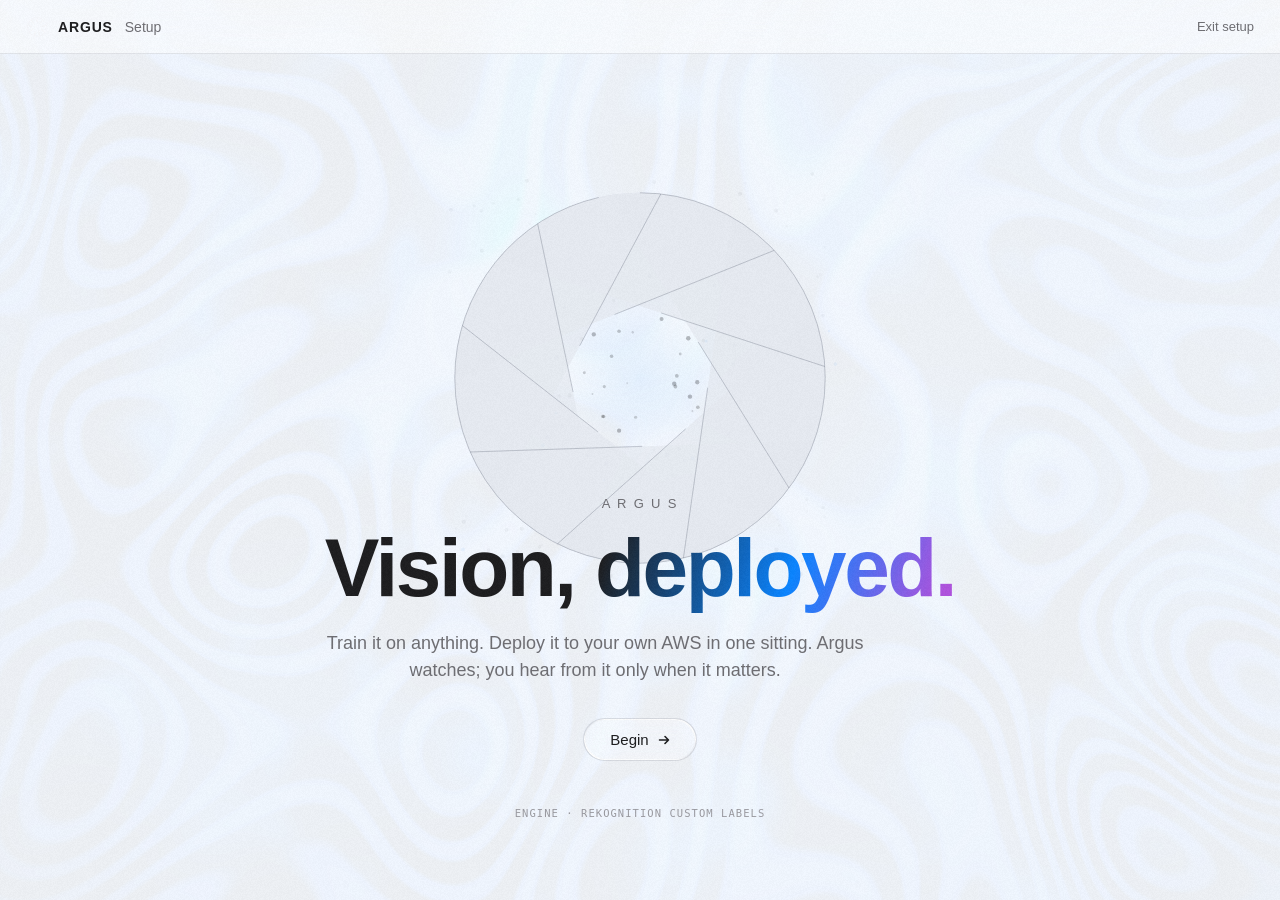
<file: deployer/web/index.html>
<!DOCTYPE html>
<html lang="en">
<head>
<meta charset="utf-8">
<meta name="viewport" content="width=device-width, initial-scale=1.0">
<title>ARGUS Setup</title>
<style>
  :root {
    --void:#eef1f5; --carbon:rgba(255,255,255,.55); --ink:#1d1d1f; --muted:#6e6e73;
    --muted-dark:#6e6e73;
    --hairline:rgba(30,40,60,.10); --hairline2:rgba(30,40,60,.20);
    --teal:#0a84ff; --violet:#af52de; --ok:#248a3d; --caution:#c93400;
    --glass:rgba(255,255,255,.38);
    --grad:linear-gradient(110deg,#1d1d1f 5%,#0a84ff 55%,#af52de 95%);
    --ease-out:cubic-bezier(.16,1,.3,1);
    --ease-snap:cubic-bezier(.34,1.2,.44,1);
    --ease-quiet:cubic-bezier(.4,0,.2,1);
    --mono:ui-monospace,"SF Mono","Cascadia Code",Consolas,monospace;
  }
  *{margin:0;padding:0;box-sizing:border-box}
  html,body{height:100%}
  body{
    font-family:-apple-system,BlinkMacSystemFont,"SF Pro Display","Segoe UI Variable Display","Segoe UI",sans-serif;
    background:var(--void); color:var(--ink); overflow:hidden;
    -webkit-font-smoothing:antialiased;
  }
  button{font:inherit;cursor:pointer}
  :focus-visible{outline:2px solid var(--teal);outline-offset:3px;border-radius:6px}
  #atmosphere{position:fixed;inset:0;z-index:-1;pointer-events:none}
  #stage{position:fixed;inset:0;z-index:0}
  #grain{position:fixed;inset:0;z-index:50;pointer-events:none;opacity:.02}

  /* ---------- chrome ---------- */
  .titlebar{
    position:fixed;top:0;left:0;right:0;height:54px;z-index:40;
    display:flex;align-items:center;justify-content:space-between;padding:0 26px;
    border-bottom:1px solid var(--hairline);
    background:rgba(255,255,255,.55);backdrop-filter:blur(22px) saturate(140%);
  }
  .wordmark{display:flex;align-items:center;gap:10px;font-size:14px;font-weight:600;letter-spacing:.06em}
  .wordmark svg{display:block}
  .wordmark span{color:var(--muted);font-weight:400;letter-spacing:0;margin-left:2px}
  .titlebar a{color:var(--muted);font-size:13px;text-decoration:none}
  .titlebar a:hover{color:var(--ink)}

  .screen{position:fixed;inset:54px 0 0 0;z-index:10;overflow-y:auto;display:none}
  .screen.active{display:block}
  .inner{max-width:720px;margin:0 auto;padding:64px 40px 110px;position:relative}
  .rv{opacity:0;transform:translateY(18px)}
  .active .rv{animation:rise .8s var(--ease-out) both;animation-delay:calc(var(--i,0)*90ms)}
  @keyframes rise{to{opacity:1;transform:none}}

  .eyebrow{font-size:13px;color:var(--muted);letter-spacing:.14em;margin-bottom:14px}
  h2{font-size:38px;font-weight:700;letter-spacing:-.024em;line-height:1.1;margin-bottom:12px;text-wrap:balance}
  .lede{font-size:16.5px;line-height:1.55;color:var(--muted);max-width:52ch}
  .grad{background:var(--grad);-webkit-background-clip:text;background-clip:text;color:transparent}
  .mono{font-family:var(--mono)}

  .btn{
    display:inline-flex;align-items:center;gap:9px;border-radius:980px;
    padding:12px 26px;font-size:15px;font-weight:500;color:var(--ink);
    background:transparent;border:1px double rgba(30,40,60,.14);
    transition:border-color .18s var(--ease-quiet),background .18s var(--ease-quiet),transform .3s var(--ease-snap);
    position:relative;
  }
  .btn:hover{border-color:rgba(255,255,255,.4);background:rgba(100,210,255,.08)}
  .btn:active{transform:scale(.965)}
  .btn[disabled]{opacity:.35;cursor:default}
  .btn .arr{width:12px;height:12px;transition:transform .3s var(--ease-snap)}
  .btn:hover .arr{transform:translateX(3px)}
  .back{background:none;border:none;color:var(--muted);font-size:14.5px}
  .back:hover{color:var(--ink)}
  .nav{display:flex;justify-content:space-between;align-items:center;margin-top:48px;padding-top:26px;border-top:1px solid var(--hairline)}

  /* ---------- welcome ---------- */
  #s-welcome .hero{
    min-height:calc(100vh - 54px);display:flex;flex-direction:column;
    align-items:center;justify-content:flex-end;text-align:center;padding:0 24px 9vh;
  }
  #s-welcome h1{font-size:clamp(46px,6.4vw,84px);font-weight:700;letter-spacing:-.03em;line-height:1.04}
  #s-welcome .sub{font-size:18px;color:var(--muted);max-width:54ch;line-height:1.5;margin:20px 0 34px}
  .statusline{margin-top:46px;font-family:var(--mono);font-size:10.5px;letter-spacing:.1em;color:#9a9aa0}

  /* ---------- glass panels ---------- */
  .glass{
    background:var(--glass);backdrop-filter:blur(12px) saturate(170%);
    border:1px solid var(--hairline);border-radius:14px;
    box-shadow:inset 1.5px -1.5px 1px -.5px rgba(255,255,255,1),inset -1.5px 1.5px 1px -.5px rgba(255,255,255,.95),inset 0 0 2px rgba(30,40,60,.18), 0 10px 30px -14px rgba(29,29,31,.18);
  }

  /* ---------- consent ---------- */
  .legal-cols{display:grid;grid-template-columns:1fr 1fr;gap:14px;margin-top:30px}
  @media(max-width:760px){.legal-cols{grid-template-columns:1fr}}
  .legal{padding:22px 24px;max-height:300px;overflow-y:auto}
  .legal h3{font-size:14px;font-weight:600;letter-spacing:.02em;margin-bottom:12px;display:flex;gap:10px;align-items:baseline}
  .legal h3 .n{font-family:var(--mono);font-size:11px;color:var(--teal)}
  .legal li{font-size:13.5px;line-height:1.6;color:var(--muted);margin:0 0 10px 16px}
  .legal p.more{font-size:12px;color:#8a8a90;margin-top:8px}
  .consent-row{display:flex;align-items:center;gap:14px;margin-top:26px}
  .ringbtn{position:relative;display:inline-flex}
  .ringbtn svg{position:absolute;inset:-5px;width:calc(100% + 10px);height:calc(100% + 10px);pointer-events:none}
  .ringbtn circle{fill:none;stroke:var(--teal);stroke-width:1.5;opacity:.9}
  .quietnote{font-size:12.5px;color:#8a8a90;margin-top:18px}

  /* ---------- assist (embedded AWS) ---------- */
  .assist{display:grid;grid-template-columns:280px 1fr;gap:20px;margin-top:28px}
  @media(max-width:820px){.assist{grid-template-columns:1fr}}
  .rail{border-left:1px solid var(--hairline);padding-left:0}
  .rail ol{list-style:none}
  .rail li{display:flex;gap:14px;padding:13px 0 13px 18px;margin-left:-1px;border-left:1px solid transparent}
  .rail .dot{
    width:24px;height:24px;flex:none;border-radius:50%;border:1.5px solid var(--hairline2);
    display:grid;place-items:center;font-family:var(--mono);font-size:11px;color:var(--muted);
    transition:all .35s var(--ease-snap);
  }
  .rail li.on{border-left-color:var(--teal)}
  .rail li.on .dot{border-color:var(--teal);color:var(--teal);box-shadow:0 0 14px -2px rgba(100,210,255,.55)}
  .rail li.done .dot{border-color:var(--ok);background:var(--ok);color:#04270f}
  .rail h4{font-size:14px;font-weight:600}
  .rail li.on h4{color:var(--ink)} .rail h4{color:var(--muted)}
  .rail p{font-size:12.5px;color:#8a8a90;line-height:1.5;margin-top:3px;max-width:26ch}
  .viewport{position:relative;border-radius:12px;border:1px double rgba(30,40,60,.14);overflow:hidden;background:#f7f9fc}
  .vhead{display:flex;align-items:center;gap:9px;padding:10px 14px;border-bottom:1px solid var(--hairline);background:rgba(30,40,60,.04)}
  .vhead svg{width:11px;height:13px}
  .vhead .url{font-family:var(--mono);font-size:11.5px;color:var(--muted);letter-spacing:.03em}
  .vbody{padding:34px 38px;min-height:260px}
  .ghost{max-width:330px;margin:0 auto}
  .ghost .gh-title{font-size:16px;font-weight:600;color:#3a3a3f;margin-bottom:18px}
  .ghost label{display:block;font-size:11.5px;color:#8a8a90;margin:14px 0 6px}
  .ghost .gfield{height:38px;border:1px solid rgba(30,40,60,.14);border-radius:8px;background:#ffffff}
  .ghost .gbtn{margin-top:20px;height:38px;border-radius:8px;background:rgba(30,40,60,.08);display:grid;place-items:center;font-size:13px;color:#6e6e73}
  .vnote{position:absolute;bottom:12px;left:0;right:0;text-align:center;font-family:var(--mono);font-size:10px;letter-spacing:.12em;color:#9a9aa0}
  .vp-brackets i{position:absolute;width:18px;height:18px;border:2px solid var(--teal);opacity:0;transition:opacity .3s}
  .vp-brackets i:nth-child(1){top:8px;left:8px;border-right:none;border-bottom:none}
  .vp-brackets i:nth-child(2){top:8px;right:8px;border-left:none;border-bottom:none}
  .vp-brackets i:nth-child(3){bottom:8px;left:8px;border-right:none;border-top:none}
  .vp-brackets i:nth-child(4){bottom:8px;right:8px;border-left:none;border-top:none}
  .viewport.locked .vp-brackets i{opacity:1}

  /* ---------- fields ---------- */
  .fieldwrap{position:relative;margin-top:6px}
  .fld{
    width:100%;font-family:var(--mono);font-size:14px;color:var(--ink);
    background:rgba(255,255,255,.04);border:1px double rgba(30,40,60,.14);
    border-radius:10px;padding:13px 15px;letter-spacing:.02em;
    transition:border-color .2s,box-shadow .2s;
  }
  .fld:focus{outline:none;border-color:var(--teal);box-shadow:0 0 0 3px rgba(10,132,255,.14)}
  .fld::placeholder{color:#9a9aa0}
  .flabel{font-size:12.5px;font-weight:600;margin:20px 0 0}
  .fhint{font-size:12px;color:#8a8a90;margin-top:7px}
  .fb i{position:absolute;width:12px;height:12px;border:1.5px solid var(--ok);opacity:0;transition:all .35s var(--ease-snap)}
  .fb i:nth-child(1){top:-4px;left:-4px;border-right:none;border-bottom:none}
  .fb i:nth-child(2){top:-4px;right:-4px;border-left:none;border-bottom:none}
  .fb i:nth-child(3){bottom:-4px;left:-4px;border-right:none;border-top:none}
  .fb i:nth-child(4){bottom:-4px;right:-4px;border-left:none;border-top:none}
  .fieldwrap.locked .fb i{opacity:1;transform:translate(0,0)}
  .okline{display:none;align-items:center;gap:8px;font-size:12.5px;color:var(--ok);margin-top:10px}
  .okline svg{width:12px;height:12px}
  .okline.show{display:flex}

  /* ---------- config ---------- */
  .cfg{padding:30px 32px;margin-top:26px}
  .cfg .row2{display:grid;grid-template-columns:1fr 1fr;gap:20px}
  @media(max-width:700px){.cfg .row2{grid-template-columns:1fr}}
  .ufield{width:100%;font-family:inherit;font-size:15px;color:var(--ink);
    background:rgba(255,255,255,.04);border:1px double rgba(30,40,60,.14);
    border-radius:10px;padding:12px 14px;transition:border-color .2s,box-shadow .2s}
  .ufield:focus{outline:none;border-color:var(--teal);box-shadow:0 0 0 3px rgba(10,132,255,.14)}
  select.ufield{appearance:none}
  .togglerow{display:flex;align-items:center;justify-content:space-between;padding:16px 0;border-top:1px solid var(--hairline);margin-top:6px}
  .togglerow h4{font-size:14.5px;font-weight:600}
  .togglerow p{font-size:12.5px;color:#8a8a90;margin-top:2px;max-width:44ch}
  .tgl{position:relative;width:44px;height:26px;border-radius:980px;border:none;background:rgba(30,40,60,.18);transition:background .2s;flex:none;margin-left:20px}
  .tgl::after{content:"";position:absolute;top:2px;left:2px;width:22px;height:22px;border-radius:50%;background:#fff;transition:transform .3s var(--ease-snap)}
  .tgl[aria-checked="true"]{background:var(--ok)}
  .tgl[aria-checked="true"]::after{transform:translateX(18px)}
  .live-hint{font-family:var(--mono);font-size:10.5px;letter-spacing:.1em;color:#8a8a90;margin-top:16px}
  .live-hint b{color:var(--teal);font-weight:500}

  /* ---------- review ---------- */
  .manifest{margin-top:28px;border-top:1px solid var(--hairline)}
  .mrow{display:flex;justify-content:space-between;align-items:center;padding:13px 4px;border-bottom:1px solid var(--hairline);font-size:14px}
  .mrow .what{font-weight:600}
  .mrow .spec{font-family:var(--mono);font-size:12px;color:var(--muted)}
  .costcard{margin-top:26px;padding:24px 28px;position:relative;overflow:hidden}
  .costcard::before{content:"";position:absolute;top:0;left:0;right:0;height:1px;background:linear-gradient(90deg,transparent,var(--caution),transparent);opacity:.6}
  .costcard .clabel{font-size:12px;letter-spacing:.1em;color:var(--muted);margin-bottom:8px}
  .costcard .figure{font-size:42px;font-weight:700;letter-spacing:-.03em}
  .costcard .breakdown{font-family:var(--mono);font-size:12px;color:var(--muted);margin-top:10px;line-height:1.7}
  .holdbtn{position:relative;overflow:visible}
  .holdbtn .fill{position:absolute;inset:-1px;border-radius:980px;border:1.5px solid var(--teal);
    clip-path:inset(0 100% 0 0 round 980px);pointer-events:none}
  .holdhint{font-size:11.5px;color:#8a8a90;margin-top:10px;text-align:right}

  /* ---------- theater ---------- */
  #s-theater .inner{max-width:860px;padding-top:26vh}
  .fstop{display:flex;justify-content:center;gap:26px;align-items:baseline;margin-top:2px;font-family:var(--mono)}
  .fstop .f{font-size:26px;color:var(--ink);font-weight:500}
  .fstop .t{font-size:12px;color:var(--muted);letter-spacing:.08em}
  .simtag{position:absolute;top:18px;right:40px;font-family:var(--mono);font-size:10px;letter-spacing:.16em;color:#8a8a90;border:1px solid var(--hairline);border-radius:6px;padding:4px 9px}
  .feed{margin:30px auto 0;max-width:560px;font-family:var(--mono);font-size:12px;line-height:2.1;color:var(--muted)}
  .feed div{opacity:0;transform:translateY(8px);transition:opacity .4s var(--ease-out),transform .5s var(--ease-out)}
  .feed div.show{opacity:1;transform:none}
  .feed .ok{color:var(--ok)}
  .feed .ts{color:#9a9aa0;margin-right:14px}
  .tcta{text-align:center;margin-top:34px;min-height:50px}
  .tcta .btn{opacity:0}
  .tcta .btn.show{animation:rise .6s var(--ease-snap) both}

  /* ---------- done ---------- */
  #s-done .inner{max-width:640px;text-align:center;padding-top:30vh}
  #s-done h1{font-size:clamp(60px,9vw,110px);font-weight:700;letter-spacing:-.035em}
  #s-done .sub{color:var(--muted);font-size:16.5px;margin:18px 0 36px;line-height:1.55}
  .urlrow{display:flex;gap:10px;align-items:stretch;max-width:520px;margin:0 auto}
  .urlrow .fieldwrap{flex:1;margin:0}
  .closing{margin-top:44px;font-size:13px;color:#8a8a90;font-style:normal}
  .nextrows{max-width:520px;margin:34px auto 0;text-align:left}
  .nextrows button{width:100%;background:none;border:none;border-top:1px solid var(--hairline);
    padding:15px 4px;display:flex;justify-content:space-between;align-items:center;font-size:14.5px;color:var(--ink)}
  .nextrows button:last-child{border-bottom:1px solid var(--hairline)}
  .nextrows .go{color:var(--muted);width:12px;height:12px}

  /* ---------- liquid-glass controls (dark-tuned, from the dashboard v5.2 recipe:
     low blur + inner light rims + hair-thin edge; kept subtle so the machine-eye
     aesthetic stays dominant) ---------- */
  .btn{
    background:rgba(255,255,255,.40);
    backdrop-filter:blur(8px) saturate(170%);
    -webkit-backdrop-filter:blur(8px) saturate(160%);
    box-shadow:
      inset 1.5px -1.5px 1px -.5px rgba(255,255,255,1),
      inset -1.5px 1.5px 1px -.5px rgba(255,255,255,.95),
      inset 0 0 1.5px rgba(30,40,60,.28);
  }
  .btn:hover{background:rgba(255,255,255,.62)}
  .btn.on-dark{background:rgba(10,132,255,.55);color:#fff;text-shadow:0 1px 2px rgba(0,60,130,.35);
    box-shadow:
      inset 1.5px -1.5px 1px -.5px rgba(255,255,255,.38),
      inset -1.5px 1.5px 1px -.5px rgba(255,255,255,.22),
      inset 0 0 2px rgba(0,60,130,.4),
      0 4px 16px -5px rgba(10,132,255,.5)}
  .btn.on-dark:hover{background:rgba(10,132,255,.68)}
  .glass{
    box-shadow:
      inset 0 1px 0 rgba(255,255,255,.08),
      inset 1.5px -1.5px 1px -.5px rgba(255,255,255,.14),
      inset -1.5px 1.5px 1px -.5px rgba(255,255,255,.10);
  }
  .fld,.ufield{
    box-shadow:
      inset 1px -1px 1px -.5px rgba(255,255,255,.95),
      inset -1px 1px 1px -.5px rgba(255,255,255,.9),
      inset 0 0 1.5px rgba(30,40,60,.2);
  }
  .tgl{box-shadow:inset 1px -1px 1px -.5px rgba(255,255,255,.25)}
  .viewport{box-shadow:
      inset 1.5px -1.5px 1px -.5px rgba(255,255,255,.14),
      inset -1.5px 1.5px 1px -.5px rgba(255,255,255,.10)}

  /* ---------- consent (checkbox pattern) ---------- */
  .agree-card{padding:22px 24px;border-radius:14px}
  .agree-row{display:flex;align-items:flex-start;gap:12px;cursor:pointer}
  .agree-row input{position:absolute;opacity:0;width:0;height:0}
  .agree-box{width:22px;height:22px;flex:none;border-radius:7px;margin-top:1px;
    border:1.5px solid var(--hairline2);background:rgba(255,255,255,.6);
    display:grid;place-items:center;color:transparent;
    transition:all .25s var(--ease-snap);
    box-shadow:inset 1px -1px 1px -.5px rgba(255,255,255,.9)}
  .agree-box svg{width:12px;height:12px}
  .agree-row input:checked + .agree-box{background:var(--teal);border-color:var(--teal);color:#fff}
  .agree-row input:focus-visible + .agree-box{outline:2px solid var(--teal);outline-offset:2px}
  .agree-text{font-size:14.5px;line-height:1.55;color:var(--ink)}
  .agree-text a{color:var(--teal);text-decoration:none;border-bottom:1px solid rgba(10,132,255,.35)}
  .legal-fold{margin-top:14px;border-top:1px solid var(--hairline);padding-top:12px}
  .legal-fold summary{cursor:pointer;font-size:12.5px;font-weight:600;color:var(--muted);
    letter-spacing:.04em;list-style:none}
  .legal-fold summary::before{content:"+ ";color:var(--teal)}
  .legal-fold[open] summary::before{content:"\2212 "}
  .legal-fold li{font-size:13px;line-height:1.6;color:var(--muted);margin:8px 0 0 16px}
  .legal-fold .more{font-size:11.5px;color:#9a9aa0;margin-top:8px}
  .legal-fold .fulltext{white-space:pre-wrap;font-size:12px;line-height:1.6;color:var(--muted);
    max-height:260px;overflow-y:auto;margin-top:10px;padding-right:8px}
  .vstate{margin-left:auto;font-family:var(--mono);font-size:9.5px;letter-spacing:.12em;color:var(--ok)}
  .vbody-live{display:grid;place-items:center;min-height:260px}
  .aws-launch{max-width:360px;text-align:center;display:flex;flex-direction:column;gap:16px;align-items:center}
  .aws-note{font-size:13.5px;line-height:1.6;color:var(--muted)}
  .aws-sub{font-size:11.5px;color:#9a9aa0}
  .req{font-size:9.5px;letter-spacing:.1em;color:var(--caution);margin-left:8px;font-weight:600}
  .field-err{min-height:16px;font-size:12px;color:var(--caution);margin-top:6px}

  @media (prefers-reduced-motion:reduce){
    .rv,.active .rv,.feed div,.tcta .btn{animation:none!important;transition:none!important;opacity:1!important;transform:none!important}
  }
</style>
</head>
<body>

<canvas id="atmosphere"></canvas>
<canvas id="stage"></canvas>
<canvas id="grain"></canvas>

<div class="titlebar">
  <div class="wordmark">
    <svg width="22" height="22" viewBox="0 0 22 22" fill="none" stroke="#F5F5F7" stroke-width="1">
      <circle cx="11" cy="11" r="9.5" opacity=".55"/>
      <g opacity=".8">
        <line x1="11" y1="2.4" x2="11" y2="6.4"/><line x1="16.6" y1="4.5" x2="14.2" y2="7.7"/>
        <line x1="19.6" y1="9.6" x2="15.8" y2="10.4"/><line x1="18.4" y1="15.4" x2="15" y2="13.3"/>
        <line x1="13.7" y1="19.2" x2="12.6" y2="15.4"/><line x1="8.3" y1="19.2" x2="9.4" y2="15.4"/>
        <line x1="3.6" y1="15.4" x2="7" y2="13.3"/><line x1="2.4" y1="9.6" x2="6.2" y2="10.4"/>
        <line x1="5.4" y1="4.5" x2="7.8" y2="7.7"/>
      </g>
    </svg>
    ARGUS <span>Setup</span>
  </div>
  <a href="#" onclick="exitSetup(); return false">Exit setup</a>
</div>

<!-- ================= WELCOME ================= -->
<section class="screen active" id="s-welcome">
  <div class="hero">
    <div>
      <p class="eyebrow rv" style="--i:6">A R G U S</p>
      <h1 class="rv" style="--i:7">Vision, <span class="grad">deployed.</span></h1>
      <p class="sub rv" style="--i:8">Train it on anything. Deploy it to your own AWS in one
        sitting. Argus watches; you hear from it only when it matters.</p>
      <div class="rv" style="--i:9">
        <button class="btn" onclick="go('consent')">Begin
          <svg class="arr" viewBox="0 0 12 12" fill="none" stroke="currentColor" stroke-width="1.6" stroke-linecap="round" stroke-linejoin="round"><path d="M1.5 6h9M7 2.5 10.5 6 7 9.5"/></svg>
        </button>
      </div>
      <div class="statusline rv" style="--i:10" id="statusline">ENGINE &#183; REKOGNITION CUSTOM LABELS</div>
    </div>
  </div>
</section>

<!-- ================= CONSENT (standard checkbox pattern) ================= -->
<section class="screen" id="s-consent">
  <div class="inner">
    <p class="eyebrow rv" style="--i:0">BEFORE WE START</p>
    <h2 class="rv" style="--i:1">One agreement. Plain language.</h2>
    <p class="lede rv" style="--i:2">You own everything &#8212; the AWS account, the
      data, the costs. This app touches almost nothing. Details are folded below
      if you want them.</p>

    <div class="agree-card glass rv" style="--i:3">
      <label class="agree-row">
        <input type="checkbox" id="agree-check" onchange="agreeChanged()">
        <span class="agree-box" aria-hidden="true">
          <svg viewBox="0 0 12 12" fill="none" stroke="currentColor" stroke-width="2.2" stroke-linecap="round" stroke-linejoin="round"><path d="M2 6.2 4.8 9 10 3.4"/></svg>
        </span>
        <span class="agree-text">I have read and agree to the
          <a href="#" onclick="toggleLegal('tos');return false">Terms of Use</a> and the
          <a href="#" onclick="toggleLegal('privacy');return false">Privacy Policy</a>.</span>
      </label>

      <details class="legal-fold" id="fold-tos">
        <summary>Terms of Use</summary>
        <ul>
          <li>Argus deploys into <b>your own AWS account</b>. The account, the data,
            and all AWS costs are yours; AWS bills you directly.</li>
          <li>The tool automates AWS configuration on your behalf, with your
            credentials, at your direction &#8212; nothing runs without your action.</li>
          <li>Detection quality depends on the images you train with. No warranty is
            made on detection accuracy or uptime.</li>
          <li>Cost figures shown in this app are estimates, not quotes.</li>
          <li>Keep your AWS root credentials secure; they are never entered into this app.</li>
        </ul>
        <p class="more">Full text ships with the application.</p>
      </details>
      <details class="legal-fold" id="fold-privacy">
        <summary>Privacy Policy</summary>
        <ul>
          <li>Your IAM access keys are stored <b>encrypted on this computer only</b>
            (Windows Credential Manager) and are used solely to deploy.</li>
          <li>Your payment card and passwords are typed <b>directly into AWS's own
            pages</b> &#8212; they never pass through us.</li>
          <li>No telemetry. Nothing is collected, transmitted to the vendor, or sold.</li>
        </ul>
        <p class="more">Full text ships with the application.</p>
      </details>
    </div>

    <div class="consent-row rv" style="--i:4">
      <button class="btn on-dark" id="accept-btn" disabled onclick="go('account')">Agree &amp; continue
        <svg class="arr" viewBox="0 0 12 12" fill="none" stroke="currentColor" stroke-width="1.6" stroke-linecap="round" stroke-linejoin="round"><path d="M1.5 6h9M7 2.5 10.5 6 7 9.5"/></svg>
      </button>
      <button class="back" onclick="declineAndQuit()">Decline &amp; exit</button>
    </div>
    <p class="quietnote rv" style="--i:5">Your card and credentials go to AWS directly. They never pass through us.</p>
  </div>
</section>

<!-- ================= ACCOUNT (embedded assist) ================= -->
<section class="screen" id="s-account">
  <div class="inner" style="max-width:920px">
    <p class="eyebrow rv" style="--i:0">STEP 1 &#183; YOUR AWS ACCOUNT</p>
    <h2 class="rv" style="--i:1">AWS, without leaving Argus.</h2>
    <p class="lede rv" style="--i:2">AWS's own pages open right here. You type your
      details into <span class="mono" style="font-size:14px">amazon.com</span> itself
      &#8212; Argus guides, and never sees what you enter.</p>

    <div class="assist">
      <nav class="rail rv" style="--i:3">
        <ol id="acct-rail">
          <li class="on"><span class="dot">1</span><div><h4>Create the account</h4><p>Work email, strong password.</p></div></li>
          <li><span class="dot">2</span><div><h4>Verify your email</h4><p>AWS sends a code.</p></div></li>
          <li><span class="dot">3</span><div><h4>Add a payment card</h4><p>Typed into AWS directly. A ~US$1 hold verifies it.</p></div></li>
          <li><span class="dot">4</span><div><h4>Phone + free Basic plan</h4><p>One SMS code, then choose Basic.</p></div></li>
        </ol>
      </nav>
      <div class="viewport rv" style="--i:4" id="acct-viewport">
        <span class="vp-brackets"><i></i><i></i><i></i><i></i></span>
        <div class="vhead">
          <svg viewBox="0 0 11 13" fill="none" stroke="#248a3d" stroke-width="1.4"><rect x="1" y="5.5" width="9" height="6.5" rx="1.5"/><path d="M3 5.5V4a2.5 2.5 0 0 1 5 0v1.5"/></svg>
          <span class="url" id="aws-url">portal.aws.amazon.com/billing/signup</span>
          <span class="vstate" id="aws-state">SECURE &#183; HOSTED BY AWS</span>
        </div>
        <div class="vbody vbody-live">
          <div class="aws-launch">
            <p class="aws-note">AWS&#8217;s own sign-up page opens in a <b>separate secure
              window</b> right beside this one. Your email, password and payment card are
              typed directly into AWS &#8212; Argus never sees or stores them.</p>
            <button class="btn on-dark" id="aws-open-btn" onclick="openAwsClicked()">Open the AWS window
              <svg class="arr" viewBox="0 0 12 12" fill="none" stroke="currentColor" stroke-width="1.6" stroke-linecap="round" stroke-linejoin="round"><path d="M1.5 6h9M7 2.5 10.5 6 7 9.5"/></svg>
            </button>
            <p class="aws-sub" id="aws-hint">The guidance rail on the left follows your progress automatically.</p>
          </div>
        </div>
        <div class="vnote">CARD &amp; PASSWORDS GO TO AWS DIRECTLY &#8212; NEVER THROUGH ARGUS</div>
      </div>
    </div>

    <div class="nav rv" style="--i:5">
      <button class="back" onclick="go('consent')">Back</button>
      <a href="#" onclick="go('keys'); return false"
         style="align-self:center;margin-left:auto;margin-right:16px;color:var(--muted);font-size:13px">
        I already have an account &#8212; skip</a>
      <button class="btn" onclick="acctAdvance()">Step complete
        <svg class="arr" viewBox="0 0 12 12" fill="none" stroke="currentColor" stroke-width="1.6" stroke-linecap="round" stroke-linejoin="round"><path d="M1.5 6h9M7 2.5 10.5 6 7 9.5"/></svg>
      </button>
    </div>
  </div>
</section>

<!-- ================= KEYS ================= -->
<section class="screen" id="s-keys">
  <div class="inner" style="max-width:920px">
    <p class="eyebrow rv" style="--i:0">STEP 2 &#183; ACCESS KEYS</p>
    <h2 class="rv" style="--i:1">Create Argus its own user.</h2>
    <p class="lede rv" style="--i:2">A fresh account has no users yet. In the AWS
      window, create one dedicated user for Argus &#8212; about a minute &#8212;
      then paste its two key values here. They are encrypted into this computer's
      credential store and go nowhere else. Never use root keys.</p>

    <div class="assist">
      <nav class="rail rv" style="--i:3">
        <ol id="keys-rail">
          <li class="on"><span class="dot">1</span><div><h4>Create the user</h4>
            <p>IAM &#8594; Users &#8594; Create user. Name it
            <span class="mono">deployer</span>. Console access: leave OFF.</p></div></li>
          <li><span class="dot">2</span><div><h4>Give it deploy rights</h4>
            <p>Attach policies directly &#8594; <span class="mono">AdministratorAccess</span>.
            Argus builds your stack with it; you can delete the user afterwards.</p></div></li>
          <li><span class="dot">3</span><div><h4>Create the access key</h4>
            <p>Open <span class="mono">deployer</span> &#8594; Security credentials &#8594;
            Create access key &#8594; pick &#8220;Command Line Interface (CLI)&#8221;,
            tick the confirmation box &#8594; Create.</p></div></li>
          <li><span class="dot">4</span><div><h4>Paste both values</h4>
            <p>AWS shows the secret ONCE, on that final page &#8212; copy both
            values into the fields on the right before closing it.</p></div></li>
        </ol>
      </nav>
      <div>
        <p class="aws-note rv" style="--i:3;color:var(--muted);font-size:13px;margin-bottom:10px">
          The IAM console is open in the secure AWS window beside this one.
          <a href="javascript:void(0)" onclick="openAws('iam-keys')" style="color:var(--teal)">Reopen it</a>
          if you closed it.</p>
        <div class="flabel rv" style="--i:3">Access key ID</div>
        <div class="fieldwrap rv" style="--i:3" id="fw-ak">
          <span class="fb"><i></i><i></i><i></i><i></i></span>
          <input class="fld" id="ak" placeholder="AKIA................" spellcheck="false" autocomplete="off" oninput="checkKeys()">
        </div>
        <div class="flabel rv" style="--i:4">Secret access key</div>
        <div class="fieldwrap rv" style="--i:4" id="fw-sk">
          <span class="fb"><i></i><i></i><i></i><i></i></span>
          <input class="fld" id="sk" type="password" placeholder="&#8226;&#8226;&#8226;&#8226;&#8226;&#8226;&#8226;&#8226;&#8226;&#8226;&#8226;&#8226;&#8226;&#8226;&#8226;&#8226;&#8226;&#8226;&#8226;&#8226;" autocomplete="off" oninput="checkKeys()">
        </div>
        <div class="okline rv" style="--i:5" id="keys-ok">
          <svg viewBox="0 0 12 12" fill="none" stroke="currentColor" stroke-width="2" stroke-linecap="round" stroke-linejoin="round"><path d="M2 6.2 4.8 9 10 3.4"/></svg>
          Verified &#183; encrypted in Windows Credential Manager
        </div>
      </div>
    </div>

    <div class="nav rv" style="--i:6">
      <button class="back" onclick="go('account')">Back</button>
      <button class="btn" id="keys-next" disabled onclick="keysContinue()">Continue
        <svg class="arr" viewBox="0 0 12 12" fill="none" stroke="currentColor" stroke-width="1.6" stroke-linecap="round" stroke-linejoin="round"><path d="M1.5 6h9M7 2.5 10.5 6 7 9.5"/></svg>
      </button>
    </div>
  </div>
</section>

<!-- ================= CONFIG ================= -->
<section class="screen" id="s-config">
  <div class="inner">
    <p class="eyebrow rv" style="--i:0">STEP 3 &#183; CONFIGURATION</p>
    <h2 class="rv" style="--i:1">Tell Argus what to watch.</h2>
    <p class="lede rv" style="--i:2">Type your target and watch the field behind this
      panel start reading it &#8212; that is your model, demonstrated before it exists.</p>

    <div class="glass cfg rv" style="--i:3">
      <div class="row2">
        <div>
          <div class="flabel" style="margin-top:0">Deployment name</div>
          <div class="fieldwrap"><input class="ufield" id="pname" value="Orchid Nursery &#8212; Sentosa" oninput="validateConfig()"></div>
        </div>
        <div>
          <div class="flabel" style="margin-top:0">Region</div>
          <div class="fieldwrap">
            <select class="ufield" id="region">
              <option>Singapore (ap-southeast-1)</option>
              <option selected>N. Virginia (us-east-1)</option>
              <option>Frankfurt (eu-central-1)</option>
            </select>
          </div>
        </div>
      </div>
      <div class="flabel">Detection target</div>
      <div class="fieldwrap"><input class="ufield" id="target" value="orchid-beetle" oninput="setTarget(this.value);validateConfig()"></div>
      <p class="live-hint">FIELD IS LIVE &#8212; NOW ACQUIRING <b id="target-echo">ORCHID-BEETLE</b></p>

      <div class="flabel">Alert email <span class="req">required</span></div>
      <div class="fieldwrap"><input class="ufield" id="email" type="email"
        placeholder="you@company.com" oninput="validateConfig()"></div>
      <p class="fhint">Detection alerts and the AWS sender identity use this address.
        A verification email arrives after deployment.</p>
      <p class="field-err" id="email-err"></p>

      <div class="togglerow" style="margin-top:22px">
        <div><h4>Live video streaming</h4><p>Watch cameras in real time from the dashboard.</p></div>
        <button class="tgl" role="switch" aria-checked="true" aria-label="Live video streaming" onclick="tgl(this)"></button>
      </div>
      <div class="togglerow">
        <div><h4>Email alerts</h4><p>A message the moment something is detected.</p></div>
        <button class="tgl" role="switch" aria-checked="true" aria-label="Email alerts" onclick="tgl(this)"></button>
      </div>
    </div>

    <div class="nav rv" style="--i:4">
      <button class="back" onclick="go('keys')">Back</button>
      <button class="btn" id="config-next" disabled onclick="configContinue()">Continue
        <svg class="arr" viewBox="0 0 12 12" fill="none" stroke="currentColor" stroke-width="1.6" stroke-linecap="round" stroke-linejoin="round"><path d="M1.5 6h9M7 2.5 10.5 6 7 9.5"/></svg>
      </button>
    </div>
  </div>
</section>

<!-- ================= REVIEW ================= -->
<section class="screen" id="s-review">
  <div class="inner">
    <p class="eyebrow rv" style="--i:0">STEP 4 &#183; REVIEW</p>
    <h2 class="rv" style="--i:1">The manifest.</h2>
    <p class="lede rv" style="--i:2">Everything below is created in your account when
      you deploy &#8212; and nothing has been created yet.</p>

    <div class="manifest rv" style="--i:3">
      <div class="mrow"><span class="what">Storage</span><span class="spec">3 &#215; S3 &#8212; frames &#183; processing &#183; dashboard</span></div>
      <div class="mrow"><span class="what">Database</span><span class="spec">4 &#215; DynamoDB &#8212; cameras &#183; detections &#183; config &#183; activity</span></div>
      <div class="mrow"><span class="what">Functions</span><span class="spec">5 &#215; Lambda &#8212; detect &#183; api &#183; schedule &#183; stream &#183; cost-guard</span></div>
      <div class="mrow"><span class="what">Vision engine</span><span class="spec">Rekognition project &#8212; empty, trained on your images</span></div>
      <div class="mrow"><span class="what">Secure API</span><span class="spec">21 routes &#183; sign-in required</span></div>
      <div class="mrow"><span class="what">Dashboard</span><span class="spec">HTTPS &#183; your private address</span></div>
      <div class="mrow"><span class="what">Alerts</span><span class="spec">SES &#8212; verified sender, your inbox</span></div>
    </div>

    <div class="glass costcard rv" style="--i:4">
      <div class="clabel">WHAT IT COSTS &#8212; THE ONLY TIME WE MENTION IT</div>
      <div class="figure grad">&#8776; $0<span style="font-size:18px;color:var(--muted);-webkit-text-fill-color:var(--muted)"> / month idle</span></div>
      <div class="breakdown">TRAINING &#8776; $14 PER RUN (3&#8211;4 H) &#183; DETECTION $4/H WHILE RUNNING &#183; A WATCHDOG STOPS FORGOTTEN MODELS</div>
    </div>

    <div class="nav rv" style="--i:5">
      <button class="back" onclick="go('config')">Back</button>
      <div style="text-align:right">
        <button class="btn holdbtn" id="deploy-btn">
          <span class="fill" id="hold-fill"></span>
          Hold to deploy
        </button>
        <div class="holdhint">Press and hold &#8212; releasing early cancels.</div>
      </div>
    </div>
  </div>
</section>

<!-- ================= THEATER ================= -->
<section class="screen" id="s-theater">
  <span class="simtag">DESIGN PREVIEW &#183; SIMULATED EVENTS</span>
  <div class="inner">
    <div class="fstop rv" style="--i:0">
      <span class="f" id="fstop">f/16</span>
      <span class="t" id="tplus">T+00:00.0</span>
    </div>
    <div class="feed" id="feed"></div>
    <div class="tcta">
      <button class="btn" id="theater-next" onclick="go('done')">See your system
        <svg class="arr" viewBox="0 0 12 12" fill="none" stroke="currentColor" stroke-width="1.6" stroke-linecap="round" stroke-linejoin="round"><path d="M1.5 6h9M7 2.5 10.5 6 7 9.5"/></svg>
      </button>
    </div>
  </div>
</section>

<!-- ================= DONE ================= -->
<section class="screen" id="s-done">
  <div class="inner">
    <h1 class="rv" style="--i:0"><span class="grad">Live.</span></h1>
    <p class="sub rv" style="--i:1">Deployed clean into your account. Confirm your
      alert email, feed it two hundred photos, and Argus opens its eyes.</p>
    <div class="urlrow rv" style="--i:2">
      <div class="fieldwrap" id="fw-url">
        <span class="fb"><i></i><i></i><i></i><i></i></span>
        <input class="fld" readonly value="" placeholder="deploying&#8230; your dashboard URL appears here" id="dash-url">
      </div>
      <button class="btn" onclick="copyUrl(this)">Copy</button>
    </div>
    <div class="nextrows rv" style="--i:3">
      <button onclick="openAws('ses')">Verify your alert email
        <svg class="go" viewBox="0 0 12 12" fill="none" stroke="currentColor" stroke-width="1.6" stroke-linecap="round" stroke-linejoin="round"><path d="M4 2l4.5 4L4 10"/></svg></button>
      <button onclick="go('train')">Train your model &#8212; from a folder of labeled photos
        <svg class="go" viewBox="0 0 12 12" fill="none" stroke="currentColor" stroke-width="1.6" stroke-linecap="round" stroke-linejoin="round"><path d="M4 2l4.5 4L4 10"/></svg></button>
      <button onclick="runSystemCheck()">Run a system check &#8212; prove every piece is live
        <svg class="go" viewBox="0 0 12 12" fill="none" stroke="currentColor" stroke-width="1.6" stroke-linecap="round" stroke-linejoin="round"><path d="M4 2l4.5 4L4 10"/></svg></button>
    </div>
    <div id="syscheck" style="display:none;margin-top:18px;border:1px solid var(--hairline);border-radius:12px;padding:16px 18px;max-height:300px;overflow:auto;font-family:var(--mono,monospace);font-size:12.5px;line-height:1.9"></div>

    <!-- Dashboard accounts: a fresh pool has ZERO users — nobody can sign in
         until the operator creates the first one right here. -->
    <div class="rv" style="--i:4;margin-top:26px;border:1px solid var(--hairline);border-radius:12px;padding:18px 20px">
      <div style="font-weight:600;font-size:15px;margin-bottom:2px">Dashboard accounts</div>
      <div style="color:var(--muted);font-size:12.5px;margin-bottom:12px">
        Your dashboard starts with no accounts — create the first one to sign in.
        Passwords go straight to AWS Cognito.</div>
      <div id="user-list" style="font-family:var(--mono,monospace);font-size:12.5px;line-height:2;margin-bottom:10px;color:var(--muted)">&#8230;</div>
      <div style="display:flex;gap:8px;flex-wrap:wrap">
        <input class="fld" id="nu-email" placeholder="operator@company.com" style="flex:2;min-width:180px">
        <input class="fld" id="nu-pass" type="password" placeholder="password (min 8, a-z + digit)" style="flex:2;min-width:180px">
        <button class="btn" style="padding:10px 18px" onclick="addUser()">Add account</button>
      </div>
      <div id="user-msg" style="font-size:12.5px;margin-top:8px;color:var(--muted)"></div>
    </div>

    <!-- Danger zone: full teardown -->
    <div class="rv" style="--i:5;margin-top:16px;border:1px solid rgba(200,60,40,.35);border-radius:12px;padding:18px 20px">
      <div style="font-weight:600;font-size:15px;color:#b3261e;margin-bottom:2px">Danger zone</div>
      <div style="color:var(--muted);font-size:12.5px;margin-bottom:12px">
        Delete this deployment: removes every resource Argus created in your AWS
        account (dashboard, database, functions, sign-in, storage &#8212; including
        all images and detections). Cannot be undone.</div>
      <div style="display:flex;gap:8px;flex-wrap:wrap">
        <input class="fld" id="dz-confirm" placeholder="type the deployment id to confirm" style="flex:2;min-width:220px">
        <button class="btn" style="padding:10px 18px;background:#b3261e;border-color:#b3261e" onclick="destroyDeployment()">Delete deployment</button>
      </div>
      <div id="destroy-log" style="display:none;margin-top:12px;max-height:240px;overflow:auto;font-family:var(--mono,monospace);font-size:12px;line-height:1.9"></div>

      <!-- Step 2: closing the AWS ACCOUNT itself. Root + console only, by
           AWS's design — so this is a guided flow, never an automated one. -->
      <div style="margin-top:16px;padding-top:14px;border-top:1px solid rgba(200,60,40,.2)">
        <div style="font-weight:600;font-size:13.5px;margin-bottom:4px">Also closing the AWS account itself?</div>
        <div style="color:var(--muted);font-size:12.5px;line-height:1.6;margin-bottom:10px">
          Run the teardown above first, then close the account on AWS&#8217;s own page:
          sign in as the <b>root user</b> (the email you registered with &#8212; not the
          <span class="mono">deployer</span> user), scroll to &#8220;Close account&#8221;,
          tick the confirmations, close. AWS provides no API for this &#8212; it is a
          deliberate human-only action. You can reopen within 90 days; after that the
          account and any final ~US$1 card hold are gone for good.</div>
        <button class="btn" style="padding:9px 16px" onclick="openAws('close-account')">Open the account closure page
          <svg class="arr" viewBox="0 0 12 12" fill="none" stroke="currentColor" stroke-width="1.6" stroke-linecap="round" stroke-linejoin="round"><path d="M1.5 6h9M7 2.5 10.5 6 7 9.5"/></svg>
        </button>
      </div>
    </div>

    <p class="closing rv" style="--i:6">Argus is watching. You'll hear from it only when it matters.</p>
  </div>
</section>

<!-- ================= TRAIN (in-app training pipeline) ================= -->
<section class="screen" id="s-train">
  <div class="inner" style="max-width:760px">
    <p class="eyebrow rv" style="--i:0">TRAIN &#183; THE VISION ENGINE</p>
    <h2 class="rv" style="--i:1">Teach Argus what to see.</h2>
    <p class="lede rv" style="--i:2">Pick a folder of labeled photos. Argus checks
      them, converts the labels, uploads, trains, and wires the finished model into
      your cameras &#8212; nothing to do in the AWS console.</p>
    <div class="rv" style="--i:2;display:flex;gap:12px;align-items:center;flex-wrap:wrap">
      <p class="fhint" id="tr-current" style="display:none;margin:0"></p>
      <button class="btn" id="tr-rollback-top" style="display:none;padding:8px 16px;font-size:13px"
              onclick="trRollback()">Roll back to the previous model</button>
    </div>

    <!-- 1: data -->
    <div class="glass cfg rv" style="--i:3" id="tr-data">
      <div style="display:flex;gap:12px;align-items:center;flex-wrap:wrap">
        <button class="btn" id="tr-pick-btn" onclick="trPick()">Choose data folder</button>
        <span class="mono" id="tr-path" style="font-size:12px;color:var(--muted);word-break:break-all"></span>
      </div>
      <p class="fhint">Label your photos in any YOLO-format tool (Roboflow&#8217;s free plan
        works), export, and pick the folder: <span class="mono">images/</span> +
        <span class="mono">labels/</span> (YOLOv8) or <span class="mono">train/images</span> +
        <span class="mono">train/labels</span> (Roboflow). Training again later? Pick only
        NEW photos &#8212; earlier uploads are already in the engine.</p>
      <div id="tr-report" style="display:none;margin-top:14px;border-top:1px solid var(--hairline);padding-top:14px">
        <div class="mono" id="tr-counts" style="font-size:12.5px;color:var(--muted);line-height:2"></div>
        <div id="tr-classes" style="margin-top:8px"></div>
        <div id="tr-warnings" style="font-size:12.5px;color:var(--caution);line-height:1.7;margin-top:8px"></div>
        <div id="tr-blockers" style="font-size:13px;color:#b3261e;font-weight:600;line-height:1.7;margin-top:8px"></div>
      </div>
    </div>

    <!-- 2: cost gate -->
    <div class="glass costcard rv" id="tr-gate" style="display:none;margin-top:18px">
      <div class="clabel">BEFORE TRAINING &#8212; THE COST</div>
      <div class="figure grad" id="tr-cost">&#8776; $0</div>
      <div class="breakdown" id="tr-cost-detail"></div>
      <div style="display:flex;gap:10px;margin-top:16px;flex-wrap:wrap;align-items:center">
        <input class="fld" id="tr-confirm" placeholder="type TRAIN to confirm" spellcheck="false"
               autocomplete="off" style="flex:1;min-width:180px" oninput="trGateCheck()">
        <button class="btn on-dark" id="tr-start" disabled onclick="trStart()">Start training
          <svg class="arr" viewBox="0 0 12 12" fill="none" stroke="currentColor" stroke-width="1.6" stroke-linecap="round" stroke-linejoin="round"><path d="M1.5 6h9M7 2.5 10.5 6 7 9.5"/></svg>
        </button>
      </div>
      <p class="fhint">Billed by AWS to your account. You can close this app once
        training starts &#8212; it continues in the cloud and Argus re-attaches on relaunch.</p>
    </div>

    <!-- 3: progress -->
    <div id="tr-run" style="display:none;margin-top:18px">
      <div class="assist" style="margin-top:0">
        <nav class="rail">
          <ol id="tr-rail">
            <li><span class="dot">1</span><div><h4>Check the data</h4></div></li>
            <li><span class="dot">2</span><div><h4>Convert labels</h4></div></li>
            <li><span class="dot">3</span><div><h4>Upload images</h4></div></li>
            <li><span class="dot">4</span><div><h4>Load the vision engine</h4></div></li>
            <li><span class="dot">5</span><div><h4>Train</h4><p id="tr-elapsed"></p></div></li>
            <li><span class="dot">6</span><div><h4>Wire into cameras</h4></div></li>
          </ol>
        </nav>
        <div>
          <div class="feed" id="tr-feed" style="margin:0;max-width:none;max-height:340px;overflow-y:auto"></div>
        </div>
      </div>
    </div>

    <!-- 4: done -->
    <div class="glass cfg" id="tr-result" style="display:none;margin-top:18px">
      <div class="clabel" style="font-size:12px;letter-spacing:.1em;color:var(--muted)">MODEL TRAINED &amp; WIRED IN</div>
      <div class="figure grad" id="tr-f1" style="font-size:42px;font-weight:700;letter-spacing:-.03em">F1 &#8212;</div>
      <p class="fhint" id="tr-f1-note" style="max-width:56ch"></p>
      <p class="fhint" style="max-width:56ch">Detection is <b>not</b> started automatically
        &#8212; running the model costs US$4/hour. Start it from your dashboard when you
        are ready; the cost guard stops forgotten models.</p>
      <div style="display:flex;gap:10px;margin-top:14px;flex-wrap:wrap">
        <button class="btn" id="tr-again" onclick="trReset()">Train a new version</button>
        <button class="btn" id="tr-rollback" style="display:none" onclick="trRollback()">Roll back to the previous model</button>
      </div>
      <p class="fhint" id="tr-rollback-msg"></p>
    </div>

    <div class="nav rv" style="--i:4">
      <button class="back" onclick="go('done')">Back to summary</button>
    </div>
  </div>
</section>

<script>
"use strict";
/* ===================== APERTURE ENGINE ===================== */
const cv = document.getElementById('stage');
const cx2d = cv.getContext('2d');
const DPR = Math.min(window.devicePixelRatio || 1, 1.5);
const REDUCED = matchMedia('(prefers-reduced-motion: reduce)').matches;
let W = 0, H = 0;
function resize() {
  W = innerWidth; H = innerHeight;
  cv.width = W * DPR; cv.height = H * DPR;
  cv.style.width = W + 'px'; cv.style.height = H + 'px';
  cx2d.setTransform(DPR, 0, 0, DPR, 0, 0);
}
resize(); addEventListener('resize', resize);

/* aperture state (lerped toward per-screen targets) */
const AP = { x: .5, y: .42, r: 0, open: 0, alpha: 0, field: 0,
             tx: .5, ty: .42, tr: 260, topen: .84, talpha: 1, tfield: 1 };
const PRESETS = {
  welcome: { x: .5, y: .40, r: () => Math.min(H * .30, 270), open: .84, alpha: 1, field: 1 },
  consent: { x: .5, y: .42, r: () => 0, open: .84, alpha: 0, field: 0 },
  account: { x: .5, y: .42, r: () => 0, open: .84, alpha: 0, field: 0 },
  keys:    { x: .5, y: .42, r: () => 0, open: .84, alpha: 0, field: 0 },
  config:  { x: .72, y: .5, r: () => Math.min(H * .34, 300), open: .84, alpha: .5, field: .8 },
  review:  { x: .5, y: .42, r: () => 0, open: .84, alpha: 0, field: 0 },
  theater: { x: .5, y: .34, r: () => Math.min(H * .21, 190), open: .08, alpha: 1, field: .9 },
  done:    { x: .5, y: .38, r: () => Math.min(H * .24, 220), open: 1, alpha: 1, field: 1 },
  train:   { x: .76, y: .5, r: () => Math.min(H * .28, 250), open: .84, alpha: .45, field: .8 },
};

/* particles */
const N = REDUCED ? 90 : 240;
const parts = [];
for (let i = 0; i < N; i++) {
  const z = .2 + Math.random() * .8;
  parts.push({ u: Math.random() * 2 - 1, v: Math.random() * 2 - 1, z,
    a: Math.random() * Math.PI * 2, sp: (4 + Math.random() * 6) / 60,
    teal: Math.random() < .06, violet: Math.random() < .02 });
}
let mouseX = 0, mouseY = 0, mx = 0, my = 0;
addEventListener('mousemove', e => {
  mouseX = (e.clientX / W - .5) * 2; mouseY = (e.clientY / H - .5) * 2;
});

/* lock-on */
const lock = { active: false, t: 0, x: 0, y: 0, w: 0, label: '', conf: '' };
let lockTimer = 2000;
let targetLabel = 'TARGET';
function setTarget(v) {
  targetLabel = (v || 'TARGET').trim().toUpperCase() || 'TARGET';
  const echo = document.getElementById('target-echo');
  if (echo) echo.textContent = targetLabel;
}
function fireLock(labelOverride) {
  const r = AP.r * AP.open * .5;
  const ang = Math.random() * Math.PI * 2, d = Math.random() * r * .5;
  lock.active = true; lock.t = 0;
  lock.x = AP.x * W + Math.cos(ang) * d;
  lock.y = AP.y * H + Math.sin(ang) * d;
  lock.w = 34 + Math.random() * 26;
  lock.label = labelOverride || targetLabel;
  lock.conf = (91 + Math.random() * 8.2).toFixed(1) + '%';
}

/* shutter: random snaps + user-click snaps; drives blades AND the shader flash
   through window.__shutterPulse so light and mechanics stay in sync. */
const SH = { t: -1, next: 5 + Math.random() * 7 };
window.__shutterPulse = 0;
function snapFactor() {
  if (SH.t < 0) return 1;
  const t = SH.t;
  if (t < 0.09) return 1 - (t / 0.09) * 0.94;                 // slam shut
  if (t < 0.16) return 0.06;                                   // hold
  if (t < 0.55) { const p = (t - 0.16) / 0.39;                 // spring back
    return 0.06 + (1 - 0.06) * (1 - Math.pow(1 - p, 3)); }
  return 1;
}
let audioCtx = null;
function shutterSound() {
  try {
    audioCtx = audioCtx || new (window.AudioContext || window.webkitAudioContext)();
    const t = audioCtx.currentTime;
    [0, 0.07].forEach((off, k) => {
      const len = Math.floor(audioCtx.sampleRate * 0.03);
      const buf = audioCtx.createBuffer(1, len, audioCtx.sampleRate);
      const d = buf.getChannelData(0);
      for (let i = 0; i < len; i++) d[i] = (Math.random() * 2 - 1) * Math.pow(1 - i / len, 2);
      const src = audioCtx.createBufferSource(); src.buffer = buf;
      const g = audioCtx.createGain();
      g.gain.value = k === 0 ? 0.12 : 0.07;
      src.connect(g); g.connect(audioCtx.destination);
      src.start(t + off);
    });
  } catch (e) {}
}
function triggerShutter(userClick) {
  if (REDUCED || AP.alpha < 0.5) return;
  SH.t = 0;
  SH.next = 6 + Math.random() * 9;
  if (userClick) shutterSound();
}
document.addEventListener('pointerdown', (e) => {
  if (AP.alpha < 0.5) return;
  const dx = e.clientX - AP.x * W, dy = e.clientY - AP.y * H;
  if (Math.hypot(dx, dy) <= AP.r * 1.05) triggerShutter(true);
});

let ringProg = REDUCED ? 1 : 0;
let breath = 0;
let last = performance.now();

function draw(now) {
  const dt = Math.min((now - last) / 1000, .05); last = now;
  /* lerp state */
  const L = REDUCED ? 1 : .07;
  AP.x += (AP.tx - AP.x) * L; AP.y += (AP.ty - AP.y) * L;
  AP.r += (AP.tr - AP.r) * L; AP.open += (AP.topen - AP.open) * L;
  AP.alpha += (AP.talpha - AP.alpha) * L; AP.field += (AP.tfield - AP.field) * L;
  mx += (mouseX - mx) * .06; my += (mouseY - my) * .06;
  if (ringProg < 1) ringProg = Math.min(1, ringProg + dt / .8);
  breath += dt;
  // shutter clock: advance an active snap; count down to the next random one
  if (SH.t >= 0) { SH.t += dt; if (SH.t > 0.6) SH.t = -1; }
  else if (!REDUCED && AP.alpha > 0.5) {
    SH.next -= dt; if (SH.next <= 0) triggerShutter(false);
  }
  // ONE source of truth for the snap. The blades, the light-field dimming and the
  // flash are ALL derived from snapFactor(), so they physically cannot drift out
  // of phase. (Bug through 2026-07-15: the flash ran on its own 0.35 s linear
  // decay — peaking at t=0 while the blades were still wide open — and the shader
  // ignored the snap entirely, so the light never dimmed when the shutter shut.)
  const snap = snapFactor();
  window.__shutterSnap = snap;                    // 1 = wide open, ~0.06 = shut
  window.__shutterPulse = Math.max(0, 1 - snap);  // peaks exactly when blades are shut

  cx2d.clearRect(0, 0, W, H);
  if (AP.alpha < .01) { requestAnimationFrame(draw); return; }

  const cx = AP.x * W + (REDUCED ? 0 : -mx * 3);
  const cy = AP.y * H + (REDUCED ? 0 : -my * 3);
  const R = AP.r * (1 + (REDUCED ? 0 : Math.sin(breath * 2 * Math.PI / 7) * .008));
  const open = AP.open * snap;
  const rh = Math.max(2, open * R * .62);
  const K = 9, twist = (1 - open) * .35;

  /* particle positions this frame */
  const px = [], py = [];
  for (const p of parts) {
    if (!REDUCED) {
      p.a += (Math.sin(now / 3000 + p.z * 9) * .5) * dt;
      p.u += Math.cos(p.a) * p.sp * dt; p.v += Math.sin(p.a) * p.sp * dt;
      if (p.u > 1.3) p.u = -1.3; if (p.u < -1.3) p.u = 1.3;
      if (p.v > 1.3) p.v = -1.3; if (p.v < -1.3) p.v = 1.3;
    }
    px.push(cx + p.u * R + mx * 10 * p.z);
    py.push(cy + p.v * R + my * 10 * p.z);
  }
  function paintField(alphaMul) {
    for (let i = 0; i < parts.length; i++) {
      const p = parts[i];
      const base = p.teal ? 'rgba(10,132,255,' : p.violet ? 'rgba(175,82,222,' : 'rgba(29,29,31,';
      const a = (p.teal ? .4 : p.violet ? .35 : .1 + p.z * .25) * alphaMul;
      cx2d.fillStyle = base + a + ')';
      cx2d.beginPath();
      cx2d.arc(px[i], py[i], (0.6 + p.z * 1.6), 0, 7);
      cx2d.fill();
    }
  }

  cx2d.globalAlpha = AP.alpha;

  /* faint bleed everywhere */
  paintField(.25 * AP.field);

  /* disk field */
  cx2d.save();
  cx2d.beginPath(); cx2d.arc(cx, cy, R, 0, 7); cx2d.clip();
  paintField(.55 * AP.field);
  cx2d.restore();

  /* bright pass inside the hole polygon */
  cx2d.save();
  cx2d.beginPath();
  const rv = rh / Math.cos(Math.PI / K);
  for (let k = 0; k <= K; k++) {
    const a = twist + (k + .5) * 2 * Math.PI / K;
    const vx = cx + Math.cos(a) * rv, vy = cy + Math.sin(a) * rv;
    k ? cx2d.lineTo(vx, vy) : cx2d.moveTo(vx, vy);
  }
  cx2d.clip();
  paintField(1 * AP.field);
  /* center glow */
  const g = cx2d.createRadialGradient(cx, cy, 0, cx, cy, rh);
  g.addColorStop(0, 'rgba(10,132,255,' + (.12 * AP.field) + ')');
  g.addColorStop(1, 'rgba(10,132,255,0)');
  cx2d.fillStyle = g; cx2d.fillRect(cx - rh, cy - rh, rh * 2, rh * 2);
  cx2d.restore();

  /* blades: 9 circular segments.
     TWO PASSES, fills first and edges after — interleaving fill/stroke per
     blade let each later fill paint OVER the earlier blades' edge lines
     (segments overlap heavily when nearly closed), which erased the edges of
     blades 0-2 and made the k=0 region read as one giant blade (the
     "right-hand blade is huge" bug, fixed 2026-07-15). Edges are drawn from
     each blade's tangent point to its leading rim end, so all nine are
     congruent by construction — a uniform pinwheel at any opening. */
  if (rh < R - 1) {
    const phi = Math.acos(Math.min(1, rh / R));
    cx2d.fillStyle = '#e6eaf1';
    for (let k = 0; k < K; k++) {
      const a = twist + k * 2 * Math.PI / K;
      cx2d.beginPath();
      cx2d.arc(cx, cy, R, a - phi, a + phi);
      cx2d.closePath();
      cx2d.fill();
    }
    cx2d.strokeStyle = 'rgba(30,40,60,.30)';
    cx2d.lineWidth = 1;
    for (let k = 0; k < K; k++) {
      const a = twist + k * 2 * Math.PI / K;
      const tx = cx + Math.cos(a) * rh,        ty = cy + Math.sin(a) * rh;
      const ex = cx + Math.cos(a + phi) * R,   ey = cy + Math.sin(a + phi) * R;
      cx2d.beginPath(); cx2d.moveTo(tx, ty); cx2d.lineTo(ex, ey); cx2d.stroke();
    }
  }

  /* ring */
  cx2d.strokeStyle = 'rgba(30,40,60,.30)';
  cx2d.lineWidth = 1;
  cx2d.beginPath();
  cx2d.arc(cx, cy, R, -Math.PI / 2, -Math.PI / 2 + ringProg * 2 * Math.PI);
  cx2d.stroke();

  /* lock-on */
  if (!REDUCED && AP.field > .4 && open > .3) {
    lockTimer -= dt * 1000;
    if (lockTimer <= 0 && !lock.active) { fireLock(); lockTimer = 4500 + Math.random() * 2500; }
  }
  if (lock.active) {
    lock.t += dt;
    const T = lock.t;
    let prog = Math.min(1, T / .6);
    prog = 1 - Math.pow(1 - prog, 3);
    const fade = T > 2.0 ? Math.max(0, 1 - (T - 2.0) / 1.2) : 1;
    if (T > 3.2) lock.active = false;
    const spread = (1 - prog) * 40;
    const hw = lock.w / 2 + spread;
    const bl = 9;
    cx2d.strokeStyle = 'rgba(10,132,255,' + (.95 * fade * AP.alpha) + ')';
    cx2d.lineWidth = 1.5;
    const corners = [[-1, -1], [1, -1], [-1, 1], [1, 1]];
    for (const [sx, sy] of corners) {
      const bx = lock.x + sx * hw, by = lock.y + sy * hw;
      cx2d.beginPath();
      cx2d.moveTo(bx - sx * bl, by); cx2d.lineTo(bx, by); cx2d.lineTo(bx, by - sy * bl);
      cx2d.stroke();
    }
    if (prog >= 1 && fade > 0) {
      const chars = Math.floor(Math.min(1, (T - .6) / .25) * (lock.label.length + 8));
      const txt = (lock.label + ' · ' + lock.conf).slice(0, chars);
      cx2d.font = '11px ui-monospace, SF Mono, Cascadia Code, Consolas, monospace';
      cx2d.fillStyle = 'rgba(10,132,255,' + (.95 * fade * AP.alpha) + ')';
      cx2d.fillText(txt, lock.x + hw + 10, lock.y - hw + 4);
      cx2d.strokeStyle = 'rgba(10,132,255,' + (.45 * fade * AP.alpha) + ')';
      cx2d.beginPath(); cx2d.moveTo(lock.x + hw, lock.y - hw);
      cx2d.lineTo(lock.x + hw + 7, lock.y - hw + 1); cx2d.stroke();
    }
  }

  cx2d.globalAlpha = 1;
  requestAnimationFrame(draw);
}
requestAnimationFrame(draw);

/* film grain (runtime-generated, CSP-safe) */
(function grain() {
  const g = document.getElementById('grain'), gx = g.getContext('2d');
  const t = document.createElement('canvas'); t.width = t.height = 128;
  const tx = t.getContext('2d'), img = tx.createImageData(128, 128);
  for (let i = 0; i < img.data.length; i += 4) {
    const v = Math.random() * 255;
    img.data[i] = img.data[i + 1] = img.data[i + 2] = v; img.data[i + 3] = 255;
  }
  tx.putImageData(img, 0, 0);
  function paint() {
    g.width = innerWidth; g.height = innerHeight;
    gx.fillStyle = gx.createPattern(t, 'repeat');
    gx.fillRect(0, 0, g.width, g.height);
  }
  paint(); addEventListener('resize', paint);
})();

/* ==================================================================
   ATMOSPHERE — WebGL2 caustic light-field + curl-noise flow behind
   the Canvas2D aperture. Reads the existing aperture state (AP.open,
   AP.x/y/alpha) and the lock-on pulse so it breathes in lockstep.
   Hard fallback: if WebGL2 is unavailable / blocklisted / reduced-
   motion, it stays blank and the Canvas2D hero carries the screen —
   the hero NEVER goes blank.
   ================================================================== */
(function atmosphere() {
  const cv = document.getElementById('atmosphere');
  if (REDUCED) { return; }                    // reduced-motion: no shader (spec C.6)
  let gl;
  try { gl = cv.getContext('webgl2', { antialias: false, alpha: true }); } catch (e) {}
  if (!gl) { return; }                        // no WebGL2: Canvas2D hero stands alone

  const VERT = `#version 300 es
  const vec2 P[3] = vec2[3](vec2(-1.,-1.), vec2(3.,-1.), vec2(-1.,3.));
  void main(){ gl_Position = vec4(P[gl_VertexID], 0., 1.); }`;

  // Ashima-style 2D simplex noise (public domain) + caustic + curl, one draw call.
  const FRAG = `#version 300 es
  precision highp float;
  uniform vec2 uRes; uniform float uTime; uniform float uAperture;
  uniform float uLockPulse; uniform vec2 uMouse; uniform vec2 uCenter;
  uniform float uRingR;
  out vec4 o;
  vec3 permute(vec3 x){ return mod(((x*34.0)+1.0)*x, 289.0); }
  float snoise(vec2 v){
    const vec4 C=vec4(0.211324865,0.366025404,-0.577350269,0.024390243);
    vec2 i=floor(v+dot(v,C.yy)); vec2 x0=v-i+dot(i,C.xx);
    vec2 i1=(x0.x>x0.y)?vec2(1.,0.):vec2(0.,1.);
    vec4 x12=x0.xyxy+C.xxzz; x12.xy-=i1;
    i=mod(i,289.0);
    vec3 p=permute(permute(i.y+vec3(0.,i1.y,1.))+i.x+vec3(0.,i1.x,1.));
    vec3 m=max(0.5-vec3(dot(x0,x0),dot(x12.xy,x12.xy),dot(x12.zw,x12.zw)),0.0);
    m=m*m; m=m*m;
    vec3 x=2.0*fract(p*C.www)-1.0; vec3 h=abs(x)-0.5; vec3 ox=floor(x+0.5); vec3 a0=x-ox;
    m*=1.79284291-0.85373472*(a0*a0+h*h);
    vec3 g; g.x=a0.x*x0.x+h.x*x0.y; g.yz=a0.yz*x12.xz+h.yz*x12.yw;
    return 130.0*dot(m,g);
  }
  float n2(vec2 p){ return 0.5+0.5*snoise(p); }
  vec2 curl(vec2 p){ float e=0.01;
    float dx=n2(p+vec2(e,0.))-n2(p-vec2(e,0.));
    float dy=n2(p+vec2(0.,e))-n2(p-vec2(0.,e));
    return vec2(dy,-dx)/(2.*e); }
  float caustic(vec2 uv,float t){ float s=0.;
    s+=pow(n2(uv*3.0+vec2(t*0.08,-t*0.05)),6.0);
    s+=pow(n2(uv*6.0-vec2(t*0.05,t*0.09)),8.0)*0.6;
    s+=pow(n2(uv*1.5+t*0.03),4.0)*0.4;
    return s; }
  void main(){
    vec2 uv=(gl_FragCoord.xy - uCenter*uRes)/uRes.y;  // origin AT the aperture centre
    uv+=uMouse*0.03;
    float r=length(uv);
    float c=caustic(uv,uTime)*mix(0.12,1.0,smoothstep(1.0,0.0,r))*uAperture;
    vec2 flow=curl(uv*2.0+uTime*0.05);
    float streak=smoothstep(0.6,1.0,abs(sin(dot(flow,uv)*8.0+uTime)))*smoothstep(1.2,0.2,r);
    float ring=smoothstep(0.02,0.0,abs(r-uRingR))*uLockPulse;
    vec3 col=vec3(0.04,0.42,0.95);
    col=mix(col, vec3(0.55,0.30,0.85), streak*0.5);
    col=mix(col, vec3(0.02,0.30,0.85), ring);
    float a=clamp(c*0.55+streak*0.18+ring*0.85, 0.0, 0.75)*uAperture;
    o=vec4(col, a);
  }`;

  function sh(type, src) {
    const s = gl.createShader(type); gl.shaderSource(s, src); gl.compileShader(s);
    if (!gl.getShaderParameter(s, gl.COMPILE_STATUS)) { console.warn(gl.getShaderInfoLog(s)); return null; }
    return s;
  }
  const vs = sh(gl.VERTEX_SHADER, VERT), fs = sh(gl.FRAGMENT_SHADER, FRAG);
  if (!vs || !fs) { return; }
  const prog = gl.createProgram();
  gl.attachShader(prog, vs); gl.attachShader(prog, fs); gl.linkProgram(prog);
  if (!gl.getProgramParameter(prog, gl.LINK_STATUS)) { console.warn(gl.getProgramInfoLog(prog)); return; }
  gl.useProgram(prog);
  const U = n => gl.getUniformLocation(prog, n);
  const uRes = U('uRes'), uTime = U('uTime'), uAperture = U('uAperture'),
        uLockPulse = U('uLockPulse'), uMouse = U('uMouse'), uCenter = U('uCenter'),
        uRingR = U('uRingR');
  const vao = gl.createVertexArray(); gl.bindVertexArray(vao);
  gl.enable(gl.BLEND); gl.blendFunc(gl.SRC_ALPHA, gl.ONE_MINUS_SRC_ALPHA); // soft tint on white

  const DPR = Math.min(devicePixelRatio || 1, 1.5);
  function resize() {
    cv.width = Math.floor(innerWidth * DPR); cv.height = Math.floor(innerHeight * DPR);
    cv.style.width = innerWidth + 'px'; cv.style.height = innerHeight + 'px';
    gl.viewport(0, 0, cv.width, cv.height);
  }
  resize(); addEventListener('resize', resize);

  const t0 = performance.now();
  function frame() {
    // AP + lock come from the Canvas2D engine above (shared globals)
    gl.uniform2f(uRes, cv.width, cv.height);
    gl.uniform1f(uTime, (performance.now() - t0) / 1000);
    // Multiply by the SAME snap factor the blades use (window.__shutterSnap), so
    // the light field goes dark at the exact instant the shutter closes. Reading
    // raw AP.open here was the desync: mechanics snapped, light did not.
    const snap = window.__shutterSnap ?? 1;
    gl.uniform1f(uAperture, Math.max(0, AP.alpha) * (0.35 + 0.65 * AP.open * snap));
    const lockWhisper = (typeof lock !== 'undefined' && lock.active)
      ? 0.25 * Math.max(0, 1 - lock.t / 1.4) : 0;
    gl.uniform1f(uLockPulse, Math.max(window.__shutterPulse || 0, lockWhisper));
    gl.uniform2f(uMouse, (typeof mx !== 'undefined' ? mx : 0), (typeof my !== 'undefined' ? my : 0));
    gl.uniform2f(uCenter, AP.x, 1 - AP.y);
    gl.uniform1f(uRingR, AP.r / innerHeight);   // ring radius tracks the blades' radius
    gl.clearColor(0, 0, 0, 0); gl.clear(gl.COLOR_BUFFER_BIT);
    if (AP.alpha > 0.01) gl.drawArrays(gl.TRIANGLES, 0, 3);
    requestAnimationFrame(frame);
  }
  requestAnimationFrame(frame);
})();

/* ===================== ROUTER ===================== */
function go(name) {
  document.querySelectorAll('.screen').forEach(s => s.classList.remove('active'));
  const scr = document.getElementById('s-' + name);
  scr.querySelectorAll('.rv').forEach(el => { el.style.animation = 'none'; void el.offsetWidth; el.style.animation = ''; });
  scr.classList.add('active');
  // Resume memory: remember how far the user got + their config, so an
  // interrupted session can pick up exactly here on the next launch.
  // 'theater' is stored as 'review' (never resume INTO a live deploy screen).
  // go('done') must NOT overwrite argus.cfg: on the resume-to-summary path the
  // form still holds pristine defaults and would clobber the real config.
  try {
    if (name !== 'welcome' && name !== 'done')
      localStorage.setItem('argus.screen', name === 'theater' ? 'review' : name);
    if (name === 'done') localStorage.removeItem('argus.screen');
    else localStorage.setItem('argus.cfg', JSON.stringify(cfgFromForm()));
  } catch (e) {}
  // Any manual navigation invalidates a pending resume offer — a stale
  // "Resume deployment" button floating over a half-edited form is a footgun.
  const rb = document.getElementById('resume-bar');
  if (rb) rb.remove();
  if (name === 'done') { try { loadUsers(); } catch (e) {} }
  const p = PRESETS[name];
  AP.tx = p.x; AP.ty = p.y; AP.tr = p.r(); AP.topen = p.open;
  AP.talpha = p.alpha; AP.tfield = p.field;
  if (name === 'theater') { REAL ? startRealDeploy() : runTheater(); }
  if (name === 'config') { lockTimer = 600; }
  if (name === 'train') { trInit(); }
  // one-stop: AWS's own page opens alongside, inside the app, on these screens
  if (REAL && name === 'account') openAws('signup');
  if (REAL && name === 'keys') openAws('iam-keys');
  if (REAL && name !== 'account' && name !== 'keys' && window.pywebview)
    { try { pywebview.api.close_aws_pane(); } catch (e) {} }
  scr.scrollTop = 0;
}

/* status line cycle */
(function () {
  const lines = ['ENGINE · REKOGNITION CUSTOM LABELS', 'STORE · S3 + DYNAMODB',
                 'ALERTS · SES', 'DELIVERY · CLOUDFRONT'];
  let i = 0;
  setInterval(() => {
    const el = document.getElementById('statusline');
    if (el) { i = (i + 1) % lines.length; el.textContent = lines[i]; }
  }, 6000);
})();

/* consent: standard checkbox agreement */
function agreeChanged() {
  document.getElementById('accept-btn').disabled =
    !document.getElementById('agree-check').checked;
}
function toggleLegal(which) {
  const d = document.getElementById('fold-' + which);
  if (d) d.open = !d.open;
  if (REAL && d && d.open && window.pywebview) {
    pywebview.api.legal_text(which).then(r => {
      if (r && r.ok && r.text && !d.querySelector('.fulltext')) {
        const pre = document.createElement('div');
        pre.className = 'fulltext';
        pre.textContent = r.text;
        const note = d.querySelector('.more');
        if (note) note.replaceWith(pre); else d.appendChild(pre);
      }
    }).catch(() => {});
  }
}
function declineAndQuit() {
  if (REAL && window.pywebview) { pywebview.api.quit(); return; }
  document.body.innerHTML = '<div style="height:100vh;display:grid;place-items:center;' +
    'color:#6e6e73;font-size:15px;background:#eef1f5">' +
    'Agreement declined &#8212; ARGUS closed. (Preview: you may close this tab.)</div>';
}
function openAwsClicked() {
  openAws('signup');
  const hint = document.getElementById('aws-hint');
  if (!REAL && hint) hint.textContent =
    'Preview mode: in the installed app, the real AWS window opens here.';
}

/* account rail advance */
let acctStep = 0;
function acctAdvance() {
  const items = document.querySelectorAll('#acct-rail li');
  // If the rail is already fully done (signed-in detection), one click moves on.
  if (document.querySelectorAll('#acct-rail li.done').length >= items.length ||
      acctStep >= items.length - 1) {
    go('keys');
    return;
  }
  const vp = document.getElementById('acct-viewport');
  vp.classList.add('locked');
  setTimeout(() => vp.classList.remove('locked'), 700);
  items[acctStep].classList.remove('on'); items[acctStep].classList.add('done');
  items[acctStep].querySelector('.dot').textContent = '';
  acctStep++;
  items[acctStep].classList.add('on');
}

/* keys validation */
function checkKeys() {
  const ak = document.getElementById('ak').value.trim();
  const sk = document.getElementById('sk').value.trim();
  const okA = /^AKIA[0-9A-Z]{16}$/.test(ak);
  const okS = sk.length >= 30;
  document.getElementById('fw-ak').classList.toggle('locked', okA);
  document.getElementById('fw-sk').classList.toggle('locked', okS);
  const both = okA && okS;
  document.getElementById('keys-ok').classList.toggle('show', both);
  document.getElementById('keys-next').disabled = !both;
}

function tgl(el) {
  el.setAttribute('aria-checked', el.getAttribute('aria-checked') === 'true' ? 'false' : 'true');
}

/* hold-to-deploy (800ms, release cancels) */
(function () {
  const btn = document.getElementById('deploy-btn');
  const fill = document.getElementById('hold-fill');
  let t0 = null, raf = null;
  function step() {
    const p = Math.min(1, (performance.now() - t0) / 800);
    fill.style.clipPath = `inset(0 ${(1 - p) * 100}% 0 0 round 980px)`;
    if (p >= 1) { cancel(); go('theater'); return; }
    raf = requestAnimationFrame(step);
  }
  function start(e) { e.preventDefault(); t0 = performance.now(); raf = requestAnimationFrame(step); }
  function cancel() { if (raf) cancelAnimationFrame(raf); raf = null; fill.style.clipPath = 'inset(0 100% 0 0 round 980px)'; }
  btn.addEventListener('pointerdown', start);
  btn.addEventListener('pointerup', cancel);
  btn.addEventListener('pointerleave', cancel);
  btn.addEventListener('keydown', e => { if (e.key === 'Enter' || e.key === ' ') { go('theater'); } });
})();

/* theater */
const STAGES = [
  ['f/16',  'CREATE  iam · 6 roles, least-privilege',       1500],
  ['f/11',  'CREATE  dynamodb · 4 tables + index',          1300],
  ['f/8',   'CREATE  s3 · frames · processing · dashboard', 1400],
  ['f/5.6', 'BUILD   pillow 12.2 · detection runtime',      1700],
  ['f/4',   'CREATE  lambda · 5 functions',                 1800],
  ['f/2.8', 'CREATE  cognito · private sign-in',            1100],
  ['f/2',   'CREATE  api · 21 routes, JWT',                 1500],
  ['f/1.7', 'PUBLISH dashboard · https, cdn',               1500],
  ['f/1.4', 'CREATE  rekognition · project ready',          1000],
];
/* Deployment progress -> aperture opening, with perceptual easing. A linear
   map spends the first half of the deploy visually near-closed (the "opening
   is too subtle" complaint): pow(p, .55) front-loads the motion so the first
   stages visibly swing the blades, and .12 keeps a real f/16 look at start. */
function apertureProgress(p) {
  return .12 + .88 * Math.pow(Math.max(0, Math.min(1, p)), .55);
}

let theaterTimers = [];
function runTheater() {
  theaterTimers.forEach(clearTimeout); theaterTimers = [];
  const feed = document.getElementById('feed');
  const fstop = document.getElementById('fstop');
  const tplus = document.getElementById('tplus');
  const nextBtn = document.getElementById('theater-next');
  feed.innerHTML = ''; nextBtn.classList.remove('show');
  fstop.textContent = 'f/16';
  AP.topen = apertureProgress(0);
  const t0 = performance.now();
  const clock = setInterval(() => {
    const s = (performance.now() - t0) / 1000;
    tplus.textContent = 'T+' + String(Math.floor(s / 60)).padStart(2, '0') + ':' +
      (s % 60).toFixed(1).padStart(4, '0');
  }, 100);
  theaterTimers.push(clock);
  let acc = 700;
  STAGES.forEach(([f, line, dur], i) => {
    acc += dur;
    theaterTimers.push(setTimeout(() => {
      fstop.textContent = f;
      AP.topen = apertureProgress((i + 1) / STAGES.length);
      triggerShutter(false);   // each finished stage = the camera "captures" it
      const s = (performance.now() - t0) / 1000;
      const ts = 'T+' + String(Math.floor(s / 60)).padStart(2, '0') + ':' +
        (s % 60).toFixed(1).padStart(4, '0');
      const div = document.createElement('div');
      div.innerHTML = '<span class="ts">' + ts + '</span>' + line + '  <span class="ok">OK</span>';
      feed.appendChild(div);
      requestAnimationFrame(() => div.classList.add('show'));
      fireLock(line.split('·')[0].replace('CREATE', '').replace('BUILD', '').replace('PUBLISH', '').trim().toUpperCase());
      if (i === STAGES.length - 1) {
        clearInterval(clock);
        theaterTimers.push(setTimeout(() => nextBtn.classList.add('show'), 700));
      }
    }, acc));
  });
}

/* done: copy with bracket feedback */
function copyUrl(btn) {
  const fw = document.getElementById('fw-url');
  const v = document.getElementById('dash-url').value;
  try { navigator.clipboard.writeText(v); } catch (e) {}
  if (REAL && window.pywebview) pywebview.api.open_external(v);
  fw.classList.add('locked');
  btn.textContent = 'Copied';
  setTimeout(() => { fw.classList.remove('locked'); btn.textContent = 'Copy'; }, 1600);
}
setTarget('orchid-beetle');

/* ==================================================================
   BRIDGE — real desktop app (pywebview) vs standalone preview.
   When window.pywebview.api exists, the wizard drives the real
   deploy.py backend; otherwise every action is simulated so the
   same file doubles as a clickable preview.
   ================================================================== */
/* pywebview injects window.pywebview.api ASYNCHRONOUSLY after page load, so a
   load-time const would read false even in the real app (a race). REAL is now a
   live binding upgraded by the 'pywebviewready' event. */
let REAL = !!(window.pywebview && window.pywebview.api);
window.addEventListener('pywebviewready', () => {
  REAL = !!(window.pywebview && window.pywebview.api);
  initResume();
});

/* ==================================================================
   RESUME — an interrupted session must never cost the user progress.
   Three cases on launch, checked in priority order:
     complete  -> jump offer to the summary (URL restored from state)
     partial   -> offer to resume the deployment (stages are idempotent:
                  finished pieces are adopted, missing ones created)
     screen    -> offer to continue at the step they left (config fields
                  restored; stored IAM key marks the keys step done)
   The offer is a bar, not an auto-jump: the user stays in control.
   ================================================================== */
function restoreCfg() {
  try {
    const c = JSON.parse(localStorage.getItem('argus.cfg') || '{}');
    const set = (id, v) => { const el = document.getElementById(id); if (el && v) el.value = v; };
    set('pname', c.deployment_name); set('target', c.target_label);
    set('email', c.sender_email); set('recipient_email', c.recipient_email);
    // region select stores option TEXT ("Singapore (ap-southeast-1)") while the
    // cfg stores the code — re-select by matching the code in parentheses
    const sel = document.getElementById('region');
    if (sel && c.region) {
      for (const o of sel.options) {
        if (o.text.includes('(' + c.region + ')')) { sel.value = o.text; break; }
      }
    }
  } catch (e) {}
}

function showResumeBar(text, btnLabel, action) {
  const old = document.getElementById('resume-bar');
  if (old) old.remove();                      // never stack two offers
  const bar = document.createElement('div');
  bar.id = 'resume-bar';
  bar.style.cssText = 'position:fixed;top:64px;left:50%;transform:translateX(-50%);'
    + 'display:flex;align-items:center;gap:14px;background:rgba(255,255,255,.92);'
    + 'backdrop-filter:blur(10px);border:1px solid rgba(30,40,60,.14);border-radius:12px;'
    + 'padding:12px 18px;z-index:800;box-shadow:0 10px 40px rgba(20,30,50,.12);font-size:13.5px';
  const span = document.createElement('span');
  span.textContent = text;
  const okBtn = document.createElement('button');
  okBtn.className = 'btn'; okBtn.style.padding = '8px 16px'; okBtn.textContent = btnLabel;
  okBtn.onclick = () => { bar.remove(); action(); };
  const dis = document.createElement('a');
  dis.href = '#'; dis.textContent = 'Start over';
  dis.style.cssText = 'color:var(--muted);font-size:12.5px';
  dis.onclick = (e) => { e.preventDefault();
    try { localStorage.removeItem('argus.screen'); localStorage.removeItem('argus.cfg'); } catch (x) {}
    bar.remove(); };
  bar.append(span, okBtn, dis);
  document.body.appendChild(bar);
}

async function initResume() {
  if (!REAL) return;
  try {
    // Liveness probe first: if the stored key no longer AUTHENTICATES (account
    // closed or key revoked), every resume offer below would be lies about a
    // world that no longer exists. Network errors are deliberately NOT treated
    // as a dead account.
    try {
      const alive = await pywebview.api.account_alive();
      if (alive && !alive.ok && alive.reason === 'auth') {
        showResumeBar('Your stored AWS key no longer works — the account may be closed or the key revoked.',
          'Start fresh', async () => {
            try { await pywebview.api.forget_credentials(); } catch (e) {}
            try { localStorage.removeItem('argus.screen'); localStorage.removeItem('argus.cfg'); } catch (e) {}
            go('welcome');
          });
        return;
      }
    } catch (e) {}
    const st = await pywebview.api.deployment_status();
    if (st && st.status === 'complete') {
      restoreCfg();   // keep the form aligned with the deployment that exists
      if (st.dashboard) { const u = document.getElementById('dash-url'); if (u) u.value = st.dashboard; }
      // A training run may still be in flight from the last session — that
      // offer outranks the plain summary (go('train') re-attaches the watcher).
      try {
        const ts = await pywebview.api.training_status();
        if (ts && ts.ok && (ts.status === 'in_progress' || ts.status === 'needs_wire'
                            || ts.status === 'unknown')) {
          showResumeBar('A model training run from your last session is still in progress.',
                        'Watch it', () => go('train'));
          return;
        }
      } catch (e) {}
      showResumeBar('This account already has a completed Argus deployment.',
                    'Open the summary', () => go('done'));
      return;
    }
    if (st && st.status === 'partial') {
      restoreCfg();
      showResumeBar('Your last deployment was interrupted after “' + (st.last_stage || 'start')
                    + '”. Finished pieces are kept — resuming only builds what is missing.',
                    'Resume deployment', () => go('theater'));
      return;
    }
    const saved = localStorage.getItem('argus.screen');
    if (saved && saved !== 'welcome' && document.getElementById('s-' + saved)) {
      restoreCfg();
      showResumeBar('Pick up where you left off?', 'Continue', async () => {
        if (saved === 'keys') {
          try { const c = await pywebview.api.has_credentials();
                if (c && c.ok) { go('config'); return; } } catch (e) {}
        }
        go(saved);
      });
    }
  } catch (e) {}
}

/* ==================================================================
   SYSTEM CHECK — live, read-only audit of the deployed stack. Every
   resource Argus created is described against AWS right now; the
   result is per-resource proof, not a claim.
   ================================================================== */
async function runSystemCheck() {
  const box = document.getElementById('syscheck');
  if (!box) return;
  box.style.display = 'block';
  if (!REAL) {
    box.innerHTML = '<span style="color:var(--muted)">Preview mode — in the installed app this '
      + 'checks every deployed resource against AWS and lists each one as LIVE or MISSING.</span>';
    return;
  }
  box.innerHTML = '<span style="color:var(--muted)">Checking every resource…</span>';
  let cfg = {};
  try { cfg = JSON.parse(localStorage.getItem('argus.cfg') || '{}'); } catch (e) {}
  try {
    const r = await pywebview.api.verify_deployment(cfg);
    if (!r || !r.ok) {
      box.innerHTML = '<span style="color:var(--caution)">Check failed: '
        + ((r && r.error) || 'unknown error') + '</span>';
      return;
    }
    const rows = r.checks.map(c =>
      '<div>' + (c.ok ? '<span style="color:var(--ok)">● LIVE</span>'
                      : '<span style="color:var(--caution)">○ MISSING</span>')
      + '  ' + c.name + (c.detail ? '  <span style="color:var(--muted)">' + c.detail + '</span>' : '')
      + '</div>').join('');
    box.innerHTML = '<div style="margin-bottom:8px"><b>' + r.present + ' / ' + r.total
      + ' resources live</b>' + (r.present === r.total
        ? ' — deployment is complete.' : ' — some pieces are missing; Resume deployment rebuilds them.')
      + '</div>' + rows;
  } catch (e) {
    box.innerHTML = '<span style="color:var(--caution)">Check failed: ' + e + '</span>';
  }
}

/* ==================================================================
   DASHBOARD ACCOUNTS — the pool starts empty; first sign-in account
   is created here. CRUD straight against Cognito via the bridge.
   ================================================================== */
async function loadUsers() {
  const box = document.getElementById('user-list');
  if (!box) return;
  if (!REAL) { box.textContent = 'Preview mode — account management works in the installed app.'; return; }
  try {
    const r = await pywebview.api.list_dashboard_users();
    if (!r || !r.ok) { box.textContent = (r && r.error) || 'Could not list accounts.'; return; }
    if (!r.users.length) {
      box.innerHTML = '<span style="color:var(--caution)">No accounts yet — nobody can sign in until you add one below.</span>';
      return;
    }
    box.innerHTML = r.users.map(u =>
      '<div>&#9679; ' + u.email + '  <span style="color:var(--muted)">' + u.status + '</span>'
      + '  <a href="#" style="color:#b3261e;font-size:11.5px" onclick="delUser(\'' + u.email.replace(/'/g, "\\'") + '\');return false">remove</a></div>'
    ).join('');
  } catch (e) { box.textContent = 'Could not list accounts: ' + e; }
}

async function addUser() {
  const email = (document.getElementById('nu-email') || {}).value?.trim() || '';
  const pass = (document.getElementById('nu-pass') || {}).value || '';
  const msg = document.getElementById('user-msg');
  if (!/.+@.+\..+/.test(email)) { msg.textContent = 'Enter a valid email.'; return; }
  if (pass.length < 8 || !/[a-z]/.test(pass) || !/[0-9]/.test(pass)) {
    msg.textContent = 'Password needs 8+ characters with a lowercase letter and a digit.'; return;
  }
  if (!REAL) { showNote('Preview mode — works in the installed app.'); return; }
  msg.textContent = 'Creating…';
  const r = await pywebview.api.create_dashboard_user(email, pass);
  if (r && r.ok) {
    msg.textContent = '✓ Account created — it can sign in to the dashboard right now.';
    document.getElementById('nu-email').value = ''; document.getElementById('nu-pass').value = '';
    loadUsers();
  } else msg.textContent = (r && r.error) || 'Create failed.';
}

async function delUser(email) {
  if (!REAL) return;
  if (!confirm('Remove dashboard account ' + email + '?')) return;
  const r = await pywebview.api.delete_dashboard_user(email);
  if (!(r && r.ok)) showNote((r && r.error) || 'Remove failed.');
  loadUsers();
}

/* ==================================================================
   TEARDOWN — typed confirmation, then the destroy engine streams
   per-resource DELETE lines into the log.
   ================================================================== */
async function destroyDeployment() {
  const conf = (document.getElementById('dz-confirm') || {}).value || '';
  const logBox = document.getElementById('destroy-log');
  if (!REAL) { showNote('Preview mode — teardown works in the installed app.'); return; }
  if (!confirm('This deletes EVERY resource of this deployment, including all data. Continue?')) return;
  logBox.style.display = 'block';
  logBox.innerHTML = '<span style="color:var(--muted)">Starting teardown…</span>';
  const r = await pywebview.api.destroy_deployment(conf.trim());
  if (!(r && r.ok)) {
    logBox.innerHTML = '<span style="color:var(--caution)">' + ((r && r.error) || 'Refused.') + '</span>';
  }
}

function cfgFromForm() {
  const val = id => (document.getElementById(id) || {}).value || '';
  const toggleOn = i => { const t = document.querySelectorAll('.tgl')[i];
    return t ? t.getAttribute('aria-checked') === 'true' : false; };
  const region = (val('region') || 'us-east-1').match(/\(([^)]+)\)/);
  return {
    deployment_name: val('pname') || document.querySelector('#s-config .ufield')?.value || 'My deployment',
    target_label: (val('target') || 'target').trim(),
    region: region ? region[1] : 'us-east-1',
    prefix: (val('pname') || 'argus').toLowerCase().replace(/[^a-z0-9]+/g, '-')
              .replace(/^-+|-+$/g, '').slice(0, 21) || 'argus',
    sender_email: (val('email') || '').trim(),
    recipient_email: val('recipient_email') || '',
    live_view: toggleOn(0),
  };
}

/* --- real AWS embedded pane (account + keys screens) --- */
async function openAws(which) {
  if (REAL) { try { await pywebview.api.open_aws_pane(which || 'signup'); } catch (e) {} }
  else showNote('Preview mode — in the installed app this opens AWS’s own page in a secure window.');
}

/* Small transient notice bar — honest feedback instead of silently dead
   buttons when an action is unavailable (e.g. browser preview). */
function showNote(msg, ms) {
  let n = document.getElementById('argus-note');
  if (!n) {
    n = document.createElement('div');
    n.id = 'argus-note';
    n.style.cssText = 'position:fixed;left:50%;bottom:26px;transform:translateX(-50%);'
      + 'background:rgba(20,24,34,.92);color:#fff;padding:10px 18px;border-radius:10px;'
      + 'font-size:13px;z-index:900;box-shadow:0 8px 30px rgba(0,0,0,.25);max-width:70ch;'
      + 'transition:opacity .3s;pointer-events:none';
    document.body.appendChild(n);
  }
  n.textContent = msg;
  n.style.opacity = '1';
  clearTimeout(showNote._t);
  showNote._t = setTimeout(() => { n.style.opacity = '0'; }, ms || 3200);
}

/* Exit setup — the topbar link. Real app: quit via the bridge. Preview: explain. */
function exitSetup() {
  if (REAL) { try { pywebview.api.quit(); } catch (e) {} }
  else showNote('Preview mode — in the installed app this closes Argus. Progress is saved automatically.');
}

/* --- real key verification (replaces the local regex gate on Continue) --- */
async function keysContinue() {
  if (!REAL) { go('config'); return; }
  const ak = document.getElementById('ak').value.trim();
  const sk = document.getElementById('sk').value.trim();
  const okline = document.getElementById('keys-ok');
  const btn = document.getElementById('keys-next');
  btn.disabled = true; okline.classList.remove('show');
  okline.querySelector('span') || null;
  try {
    const r = await pywebview.api.verify_credentials(ak, sk);
    if (r && r.ok && r.admin === false) {
      // The key authenticates but cannot deploy anything — stop HERE with the
      // exact fix, instead of 15 AccessDenied errors mid-deployment.
      okline.innerHTML = '&#9888; The key works, but user has no deploy rights. In the AWS window: '
        + 'IAM &#8594; Users &#8594; <span class="mono">deployer</span> &#8594; Add permissions &#8594; '
        + 'Attach policies directly &#8594; <span class="mono">AdministratorAccess</span> — then Continue again.';
      okline.style.color = 'var(--caution)';
      okline.classList.add('show');
      btn.disabled = false;
      openAws('iam-keys');
      return;
    }
    if (r && r.ok) {
      okline.style.color = '';
      okline.innerHTML = '<svg viewBox="0 0 12 12" fill="none" stroke="currentColor" stroke-width="2" stroke-linecap="round" stroke-linejoin="round"><path d="M2 6.2 4.8 9 10 3.4"/></svg> Verified &#183; account ' + r.account + ' &#183; encrypted locally'
        + (r.admin === true ? ' &#183; deploy rights confirmed' : ' &#183; permissions unconfirmed');
      okline.classList.add('show');
      document.getElementById('fw-ak').classList.add('locked');
      document.getElementById('fw-sk').classList.add('locked');
      setTimeout(() => go('config'), 650);
    } else {
      okline.innerHTML = (r && r.error) ? r.error : 'Verification failed.';
      okline.style.color = 'var(--caution)';
      okline.classList.add('show');
      btn.disabled = false;
    }
  } catch (e) {
    okline.textContent = 'Could not reach the verifier.'; okline.classList.add('show');
    btn.disabled = false;
  }
}

/* --- real deployment: start_deploy + event-driven theater --- */
let realStages = [];       // filled from the first 'stage' event's total
let realStartT = 0;
async function startRealDeploy() {
  const feed = document.getElementById('feed');
  const fstop = document.getElementById('fstop');
  const nextBtn = document.getElementById('theater-next');
  feed.innerHTML = ''; nextBtn.classList.remove('show');
  fstop.textContent = 'f/16'; AP.topen = apertureProgress(0);
  realStartT = performance.now();
  const cfg = cfgFromForm();
  const r = await pywebview.api.start_deploy(cfg);
  if (!r || !r.ok) {
    feedLine('T+00:00.0', (r && r.error) ? r.error : 'Could not start deployment', 'err');
  }
}

function tplusNow() {
  const s = (performance.now() - realStartT) / 1000;
  return 'T+' + String(Math.floor(s / 60)).padStart(2, '0') + ':' +
    (s % 60).toFixed(1).padStart(4, '0');
}
function feedLine(ts, text, cls) {
  const feed = document.getElementById('feed');
  if (!feed) return;
  const div = document.createElement('div');
  const tag = cls === 'err' ? '<span class="ok" style="color:var(--caution)">FAIL</span>'
            : cls === 'ok' ? '<span class="ok">OK</span>' : '';
  div.innerHTML = '<span class="ts">' + ts + '</span>' + text + '  ' + tag;
  feed.appendChild(div);
  requestAnimationFrame(() => div.classList.add('show'));
  feed.scrollTop = feed.scrollHeight;
}

const FSTOPS = ['f/16','f/13','f/11','f/9','f/8','f/6.7','f/5.6','f/4.5','f/4',
                'f/3.4','f/2.8','f/2.4','f/2','f/1.8','f/1.4'];

/* config validation gate */
function validEmail(v) { return /^[^\s@]+@[^\s@]+\.[^\s@]{2,}$/.test(v); }
function validateConfig() {
  const name = (document.getElementById('pname') || {}).value || '';
  const target = (document.getElementById('target') || {}).value || '';
  const email = (document.getElementById('email') || {}).value || '';
  const err = document.getElementById('email-err');
  const btn = document.getElementById('config-next');
  let emailMsg = '';
  if (email && !validEmail(email)) emailMsg = 'That does not look like a valid email address.';
  if (err) err.textContent = emailMsg;
  const ok = name.trim().length >= 2 && target.trim().length >= 2 && validEmail(email);
  if (btn) btn.disabled = !ok;
  return ok;
}
function configContinue() { if (validateConfig()) go('review'); }

/* Python -> JS event sink (app.py calls ARGUS.onDeployEvent) */
window.ARGUS = {
  onDeployEvent(e) {
    if (!e || !e.kind) return;
    if (e.kind.indexOf('train') === 0) { trEvent(e); return; }
    if (e.kind === 'aws_nav') { advanceAwsRail(e.url); return; }
    if (e.kind === 'stage') {
      if (e.status === 'running') {
        AP.topen = apertureProgress(e.index / Math.max(1, e.total));
        const fi = Math.min(FSTOPS.length - 1, Math.round(e.index / Math.max(1, e.total - 1) * (FSTOPS.length - 1)));
        document.getElementById('fstop').textContent = FSTOPS[fi];
        document.getElementById('plabel') && (document.getElementById('plabel').textContent = e.label);
        feedLine(tplusNow(), 'CREATE  ' + (e.label || e.name).toLowerCase(), null);
        fireLock((e.label || e.name).toUpperCase());
      } else if (e.status === 'done') {
        AP.topen = apertureProgress((e.index + 1) / Math.max(1, e.total));
        triggerShutter(false);   // each finished stage = the camera "captures" it
        const last = document.querySelector('#feed div:last-child');
        if (last && !last.querySelector('.ok')) last.innerHTML += '  <span class="ok">OK</span>';
      } else if (e.status === 'error') {
        const last = document.querySelector('#feed div:last-child');
        if (last) last.innerHTML += '  <span class="ok" style="color:var(--caution)">FAIL</span>';
      }
      return;
    }
    if (e.kind === 'log') { /* fine-grained lines are optional; stages are the spine */ return; }
    if (e.kind === 'done') {
      document.getElementById('fstop').textContent = 'f/1.4';
      AP.topen = 1;
      feedLine(tplusNow(), 'deployment complete', 'ok');
      if (e.dashboard) {
        const u = document.getElementById('dash-url');
        if (u) u.value = e.dashboard;
      }
      document.getElementById('theater-next').classList.add('show');
      return;
    }
    if (e.kind === 'error') {
      feedLine(tplusNow(), e.message || 'deployment error', 'err');
      return;
    }
    if (e.kind === 'destroy') {
      const lb = document.getElementById('destroy-log');
      if (lb) {
        lb.style.display = 'block';
        const d = document.createElement('div');
        d.textContent = e.line || '';
        d.style.color = e.ok ? '' : '#b3261e';
        lb.appendChild(d); lb.scrollTop = lb.scrollHeight;
      }
      return;
    }
    if (e.kind === 'destroy_done') {
      const lb = document.getElementById('destroy-log');
      if (lb) {
        const d = document.createElement('div');
        d.style.fontWeight = '600';
        d.textContent = (e.failed ? '⚠ Teardown finished with ' + e.failed + ' failure(s): '
          + (e.failures || []).join(', ')
          : 'Teardown finished — verifying against AWS…');
        lb.appendChild(d); lb.scrollTop = lb.scrollHeight;
      }
      return;   // navigation happens only after independent verification
    }
    if (e.kind === 'destroy_verified') {
      const lb = document.getElementById('destroy-log');
      if (lb) {
        const d = document.createElement('div');
        d.style.fontWeight = '600';
        if (e.live === 0) {
          d.textContent = '✓ VERIFIED — 0/' + e.total + ' resources remain. Account is clean.';
        } else {
          d.style.color = '#b3261e';
          d.textContent = '⚠ VERIFIED ' + e.live + '/' + e.total + ' resources STILL EXIST: '
            + (e.leftovers || []).join(', ') + ' — click Delete deployment again to retry.';
        }
        lb.appendChild(d); lb.scrollTop = lb.scrollHeight;
      }
      if (e.live === 0) {
        try { localStorage.removeItem('argus.screen'); localStorage.removeItem('argus.cfg'); } catch (x) {}
        showNote('Deployment removed and independently verified — returning to start.');
        setTimeout(() => {
          const u = document.getElementById('dash-url'); if (u) u.value = '';
          const ul = document.getElementById('user-list'); if (ul) ul.textContent = '…';
          go('welcome');
        }, 2600);
      }
      return;
    }
  }
};

/* ==================================================================
   TRAIN — the in-app training pipeline UI. Deterministic bridges only:
   pick folder -> analyze -> cost gate (typed TRAIN) -> start -> watch
   -> the model is wired into the cameras. All backend events arrive
   as train_* kinds and are routed here by onDeployEvent.
   ================================================================== */
const TR = { path: '', report: null, classId: null, plan: null, running: false };
const trProg = {};

function escapeHtml(s) {
  const d = document.createElement('div'); d.textContent = String(s); return d.innerHTML;
}

function trShowPanels(p) {
  const ids = { data: 'tr-data', gate: 'tr-gate', run: 'tr-run', result: 'tr-result' };
  for (const k in ids) {
    const el = document.getElementById(ids[k]);
    if (el) el.style.display = p[k] ? '' : 'none';
  }
}

function trInit() {
  if (!REAL) {
    trShowPanels({ data: true });
    return;
  }
  pywebview.api.training_status().then(st => {
    if (!st || !st.ok) { trShowPanels({ data: true }); return; }
    const cur = document.getElementById('tr-current');
    const rbTop = document.getElementById('tr-rollback-top');
    if (cur) {
      if (st.active_f1 != null || st.status === 'trained') {
        cur.style.display = 'block';
        cur.textContent = 'Current model: F1 '
          + (st.active_f1 != null ? Number(st.active_f1).toFixed(2) : 'unknown');
      } else cur.style.display = 'none';
    }
    // rollback must stay reachable after a relaunch, not only on the
    // train_done panel of the session that trained
    if (rbTop) rbTop.style.display = st.rollback ? '' : 'none';
    // local pipeline still running in-process (convert/upload/datasets):
    // show the live run view — events keep streaming into it
    if (st.status === 'preparing') {
      trShowPanels({ run: true });
      trFeedLine('a training run is active — live progress continues below', null);
      return;
    }
    // in_progress / needs_wire: re-attach the cloud watcher. 'unknown' means
    // one describe call failed (network blip) while a run IS pending — the
    // watcher's own retry loop is the right tool, so attach anyway.
    if (st.status === 'in_progress' || st.status === 'needs_wire'
        || st.status === 'unknown') { trEnterWatch(); return; }
    if (st.aborted_attempt)
      showNote('An earlier training attempt was interrupted before reaching '
               + 'AWS. Train again with the same folder — the partial upload '
               + 'is re-used and overwritten safely.', 7000);
    else if (st.last_failure && st.last_failure.status)
      showNote('The last training run ended ' + st.last_failure.status
               + ' — pick a folder to try again.');
    trShowPanels({ data: true });
  }).catch(() => trShowPanels({ data: true }));
}

async function trPick() {
  if (!REAL) { showNote('Preview mode — in the installed app this opens a folder picker.'); return; }
  const r = await pywebview.api.pick_training_folder();
  if (!r || !r.ok) { if (r && r.error) showNote(r.error); return; }
  TR.path = r.path;
  document.getElementById('tr-path').textContent = r.path;
  document.getElementById('tr-report').style.display = 'block';
  document.getElementById('tr-counts').textContent = 'Reading the folder…';
  ['tr-classes', 'tr-warnings', 'tr-blockers'].forEach(id => {
    const el = document.getElementById(id); if (el) el.innerHTML = '';
  });
  trShowPanels({ data: true });
  const rep = await pywebview.api.analyze_training_folder(r.path);
  trRenderReport(rep);
}

function trRenderReport(rep) {
  const counts = document.getElementById('tr-counts');
  const classesBox = document.getElementById('tr-classes');
  const warnBox = document.getElementById('tr-warnings');
  const blockBox = document.getElementById('tr-blockers');
  TR.report = rep; TR.classId = null; TR.plan = null;
  if (!rep || !rep.ok) {
    counts.textContent = '';
    blockBox.textContent = '✕ ' + ((rep && rep.error) || 'Could not read that folder.');
    trShowPanels({ data: true });
    return;
  }
  const parts = Object.keys(rep.splits).map(s => s + ': ' + rep.splits[s].boxed + ' labeled');
  counts.textContent = 'Layout ' + rep.layout + ' · ' + parts.join(' · ');
  classesBox.innerHTML = '';
  if (rep.classes.length > 1) {
    const head = document.createElement('div');
    head.style.cssText = 'font-size:12.5px;font-weight:600;margin-bottom:4px';
    head.textContent = 'This folder labels ' + rep.classes.length
      + ' classes — Argus trains ONE. Pick the target:';
    classesBox.appendChild(head);
  }
  rep.classes.forEach(c => {
    const lab = document.createElement('label');
    lab.style.cssText = 'display:flex;gap:8px;align-items:center;font-size:13px;padding:3px 0;cursor:pointer';
    const rb = document.createElement('input');
    rb.type = 'radio'; rb.name = 'tr-class'; rb.value = c.id;
    rb.onchange = () => trChooseClass(c.id);
    if (rep.classes.length === 1) rb.checked = true;
    const span = document.createElement('span');
    span.textContent = c.name + ' — ' + c.images + ' images, ' + c.boxes + ' boxes';
    lab.append(rb, span);
    classesBox.appendChild(lab);
  });
  warnBox.innerHTML = (rep.warnings || []).map(w => '⚠ ' + escapeHtml(w)).join('<br>');
  blockBox.innerHTML = (rep.blockers || []).map(b => '✕ ' + escapeHtml(b)).join('<br>');
  if (rep.blockers && rep.blockers.length) { trShowPanels({ data: true }); return; }
  if (rep.classes.length === 1) trChooseClass(rep.classes[0].id);
}

async function trChooseClass(cid) {
  TR.classId = cid;
  if (!REAL) return;
  const plan = await pywebview.api.plan_training(TR.report, cid);
  TR.plan = plan;
  const blockBox = document.getElementById('tr-blockers');
  if (!plan || !plan.ok) {
    blockBox.textContent = '✕ ' + ((plan && plan.error) || 'Could not plan the split.');
    return;
  }
  if (plan.blockers && plan.blockers.length) {
    blockBox.innerHTML = plan.blockers.map(b => '✕ ' + escapeHtml(b)).join('<br>');
    trShowPanels({ data: true });
    return;
  }
  blockBox.innerHTML = '';
  document.getElementById('tr-cost').textContent = '≈ $' + plan.est_cost_usd;
  document.getElementById('tr-cost-detail').textContent =
    plan.train + ' TRAINING + ' + plan.test + ' TEST IMAGES'
    + (plan.auto_split ? ' (SPLIT AUTOMATICALLY)' : '')
    + ' · EST. ' + plan.est_hours + ' H AT ~US$4/TRAINING-HOUR · BILLED BY AWS';
  document.getElementById('tr-confirm').value = '';
  document.getElementById('tr-start').disabled = true;
  trShowPanels({ data: true, gate: true });
}

function trGateCheck() {
  document.getElementById('tr-start').disabled =
    (document.getElementById('tr-confirm').value || '').trim().toUpperCase() !== 'TRAIN';
}

async function trStart() {
  if (!REAL) { showNote('Preview mode — training works in the installed app.'); return; }
  if (TR.classId == null || !TR.path || TR.running) return;
  const cls = ((TR.report || {}).classes || []).find(c => c.id === TR.classId) || {};
  // Claim the UI FIRST: the worker starts emitting events before the bridge
  // promise resolves, and a reset-after-await would wipe those first lines
  // (and an un-disabled button invites a double-start).
  TR.running = true;
  document.getElementById('tr-start').disabled = true;
  trResetRail();
  trShowPanels({ run: true });
  let r = null;
  try {
    r = await pywebview.api.start_training(
      { path: TR.path, class_id: TR.classId, class_name: cls.name });
  } catch (e) { r = { ok: false, error: 'Could not reach the deployer: ' + e }; }
  if (!r || !r.ok) {
    TR.running = false;
    showNote((r && r.error) || 'Could not start training.');
    trShowPanels({ data: true, gate: true });   // back to the gate to retry
    trGateCheck();
    return;
  }
}

async function trEnterWatch() {
  trResetRail();
  [0, 1, 2, 3].forEach(i => trRailStatus(i, 'done'));   // pipeline is already training
  trRailStatus(4, 'running');
  trFeedLine('re-attached — training continues in AWS even while this app is closed', null);
  trShowPanels({ run: true });
  try {
    const r = await pywebview.api.watch_training();
    if (!(r && r.ok)) trFeedLine((r && r.error) || 'Could not attach to the run.', false);
  } catch (e) { trFeedLine('Could not attach: ' + e, false); }
}

function trResetRail() {
  document.querySelectorAll('#tr-rail li').forEach((li, i) => {
    li.classList.remove('on', 'done');
    const d = li.querySelector('.dot'); if (d) d.textContent = String(i + 1);
  });
  const feed = document.getElementById('tr-feed'); if (feed) feed.innerHTML = '';
  for (const k in trProg) delete trProg[k];
  const el = document.getElementById('tr-elapsed'); if (el) el.textContent = '';
}

function trRailStatus(i, status) {
  const li = document.querySelectorAll('#tr-rail li')[i];
  if (!li) return;
  li.classList.toggle('on', status === 'running');
  li.classList.toggle('done', status === 'done');
  if (status === 'done') { const d = li.querySelector('.dot'); if (d) d.textContent = ''; }
}

function trFeedLine(text, ok) {
  const feed = document.getElementById('tr-feed'); if (!feed) return;
  const tag = ok === true ? '  <span class="ok">OK</span>'
            : ok === false ? '  <span class="ok" style="color:var(--caution)">FAIL</span>' : '';
  const div = document.createElement('div');
  div.innerHTML = '<span class="ts">' + new Date().toLocaleTimeString() + '</span>'
    + escapeHtml(text) + tag;
  feed.appendChild(div);
  requestAnimationFrame(() => div.classList.add('show'));
  feed.scrollTop = feed.scrollHeight;
}

function trProgressLine(phase, done, total) {
  const feed = document.getElementById('tr-feed'); if (!feed) return;
  let div = trProg[phase];
  if (!div || !div.isConnected) {
    div = document.createElement('div');
    div.classList.add('show');
    feed.appendChild(div);
    trProg[phase] = div;
  }
  div.innerHTML = '<span class="ts">' + new Date().toLocaleTimeString() + '</span>'
    + escapeHtml(phase) + '  ' + done + ' / ' + total;
  feed.scrollTop = feed.scrollHeight;
}

function fmtElapsed(s) {
  s = Math.max(0, s | 0);
  const h = Math.floor(s / 3600), m = Math.floor((s % 3600) / 60);
  return h ? h + ' h ' + String(m).padStart(2, '0') + ' min' : m + ' min';
}

function trEvent(e) {
  if (e.kind === 'train_phase') {
    trRailStatus(e.index, e.status);
    if (e.status === 'running') fireLock((e.label || '').toUpperCase());
    if (e.status === 'done') triggerShutter(false);
    return;
  }
  if (e.kind === 'train_log') { trFeedLine(e.line || '', e.ok); return; }
  if (e.kind === 'train_progress') { trProgressLine(e.phase, e.done, e.total); return; }
  if (e.kind === 'train_started') { trFeedLine('submitted: ' + e.version, true); return; }
  if (e.kind === 'train_status') {
    const el = document.getElementById('tr-elapsed');
    if (el) el.textContent = (e.status || '').replace(/_/g, ' ').toLowerCase()
      + ' · ' + fmtElapsed(e.elapsed || 0) + ' elapsed';
    return;
  }
  if (e.kind === 'train_done') { trDone(e); return; }
  if (e.kind === 'train_error') {
    TR.running = false;
    trFeedLine(e.message || 'Training failed.', false);
    // Reopen the cost gate when a plan is still valid — on a single-class
    // dataset the checked radio never fires onchange again, so without this
    // there is no path back to the Start button short of re-picking.
    const retry = !!(TR.plan && TR.plan.ok && (!TR.plan.blockers || !TR.plan.blockers.length));
    trShowPanels({ data: true, gate: retry, run: true });
    if (retry) {
      document.getElementById('tr-confirm').value = '';
      trGateCheck();
    }
    return;
  }
}

function trF1Words(f1) {
  if (f1 == null) return 'The engine did not report a score.';
  if (f1 >= 0.9) return 'Strong: it finds most of what is there and is rarely wrong.';
  if (f1 >= 0.7) return 'Workable: expect some misses and false alarms — more varied photos of the real scene improve it.';
  return 'Weak: the model needs more, and more varied, labeled photos of the real deployment scene.';
}

function trDone(e) {
  TR.running = false;
  trRailStatus(5, 'done');
  const f1 = (e.f1 != null) ? Number(e.f1) : null;
  document.getElementById('tr-f1').textContent = f1 != null ? 'F1 ' + f1.toFixed(2) : 'Trained';
  const wiredMsg = e.wired
    ? ' Wired into ' + e.wired + ' camera(s) — new photos are scored by this model from now on.'
    : ' NOT attached to any camera yet: no camera is set to use a custom model — open the dashboard camera settings to attach it.';
  const billed = e.billable_s
    ? ' AWS billed ' + fmtElapsed(e.billable_s) + ' of training time.' : '';
  document.getElementById('tr-f1-note').textContent = trF1Words(f1) + wiredMsg + billed;
  document.getElementById('tr-rollback').style.display = e.rollback ? '' : 'none';
  document.getElementById('tr-rollback-msg').textContent = '';
  trShowPanels({ run: true, result: true });
  triggerShutter(false);
}

function trReset() {
  TR.path = ''; TR.report = null; TR.classId = null; TR.plan = null;
  document.getElementById('tr-path').textContent = '';
  document.getElementById('tr-report').style.display = 'none';
  ['tr-classes', 'tr-warnings', 'tr-blockers'].forEach(id => {
    const el = document.getElementById(id); if (el) el.innerHTML = '';
  });
  trShowPanels({ data: true });
  trInit();
}

async function trRollback() {
  if (!REAL) { showNote('Preview mode — rollback works in the installed app.'); return; }
  if (!confirm('Point every camera back at the PREVIOUS model?')) return;
  const msg = document.getElementById('tr-rollback-msg');
  const say = t => {
    if (msg && document.getElementById('tr-result').style.display !== 'none')
      msg.textContent = t;
    else showNote(t, 6000);   // called from the top button, result panel hidden
  };
  say('Rolling back…');
  let r = null;
  try { r = await pywebview.api.rollback_model(); }
  catch (e) { r = { ok: false, error: 'Could not reach the deployer: ' + e }; }
  if (r && r.ok) {
    say('✓ Previous model restored on ' + r.wired + ' camera(s).'
      + (r.f1 != null ? ' Its F1 was ' + Number(r.f1).toFixed(2) + '.' : '')
      + ' If the newer model is currently running, stop it from the dashboard.');
    document.getElementById('tr-rollback').style.display = 'none';
    const rbTop = document.getElementById('tr-rollback-top');
    if (rbTop) rbTop.style.display = 'none';
    const cur = document.getElementById('tr-current');
    if (cur && r.f1 != null) cur.textContent = 'Current model: F1 ' + Number(r.f1).toFixed(2);
  } else say((r && r.error) || 'Rollback failed.');
}

/* advance the embedded-AWS guidance rail as AWS's own URL changes */
function advanceAwsRail(url) {
  const u = document.getElementById('aws-url');
  if (u && url) u.textContent = url.replace(/^https?:\/\//, '').slice(0, 52);
  const st = document.getElementById('aws-state');
  if (st) st.textContent = 'CONNECTED \u00b7 AWS';
  const items = document.querySelectorAll('#acct-rail li');
  if (!items.length) return;
  // Heuristic milestones from AWS signup/console URLs (URL only, never page content)
  let step = 0;
  if (/email|verify/i.test(url)) step = 1;
  if (/payment|billing|credit/i.test(url)) step = 2;
  if (/phone|identity|confirm/i.test(url)) step = 3;
  if (/console\.aws|iam/i.test(url)) step = items.length - 1;
  // A signed-in console (console home / IAM dashboard) means the account exists
  // and the user is authenticated — the whole signup rail is moot.
  const signedIn = /console\.aws\.amazon\.com\/(console\/home|iam)/i.test(url);
  if (signedIn) step = items.length;
  // Keep the CLICK counter in sync with the VISUAL rail. Before 2026-07-15 only
  // the visuals advanced, so a signed-in user still had to click "Step complete"
  // four times to get past a rail that already showed done.
  acctStep = Math.min(step, items.length - 1);
  items.forEach((li, i) => {
    li.classList.toggle('done', i < step);
    li.classList.toggle('on', i === step);
    if (i < step) { const d = li.querySelector('.dot'); if (d) d.textContent = ''; }
  });
  if (signedIn) {
    const hint = document.getElementById('aws-hint');
    if (hint) hint.textContent = 'You are signed in — press “Step complete” once to continue.';
    if (st) st.textContent = 'SIGNED IN · AWS';
  }
}
</script>
</body>
</html>
</file>
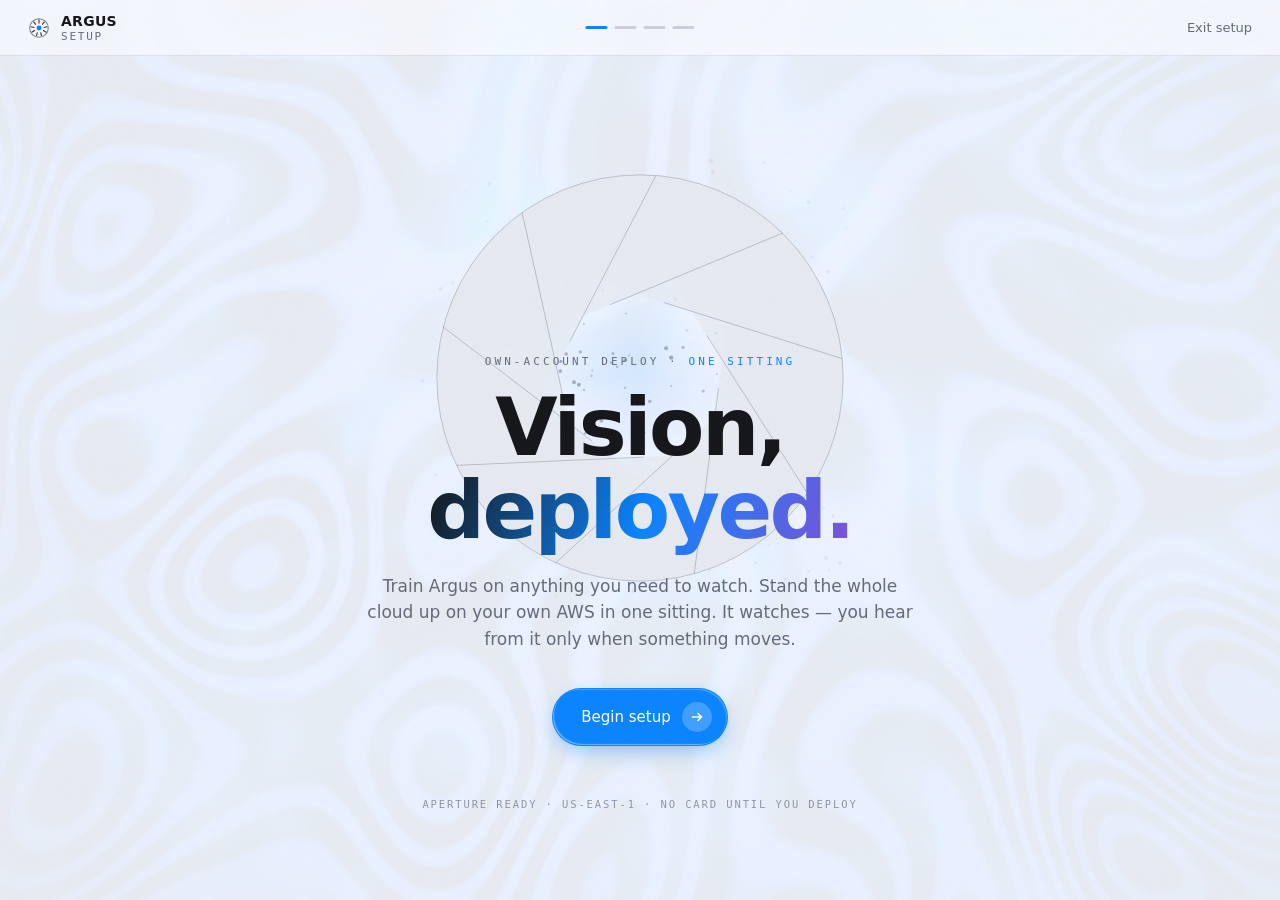
<file: deployer/web/redesign_preview.html>
<!DOCTYPE html>
<html lang="en">
<head>
<meta charset="utf-8">
<meta name="viewport" content="width=device-width, initial-scale=1.0">
<title>ARGUS — Deploy (redesign preview)</title>
<style>
  /* ============================================================
     ARGUS deployer — redesign preview
     Keeps the committed light liquid-glass + machine-eye identity;
     elevated with double-bezel depth, macro whitespace, tabular
     numerics, tinted shadows, orchestrated aperture motion.
     Deliberately single-world (light) — the product's identity.
     ============================================================ */
  :root{
    --void:#e7ebf1;              /* cool off-white, blue-biased */
    --void-2:#eef1f6;
    --ink:#14161a;               /* cool near-black */
    --ink-2:#3a3e47;
    --muted:#646a78;
    --faint:#9096a3;
    --hair:rgba(20,30,50,.10);
    --hair-2:rgba(20,30,50,.18);
    --glass:rgba(255,255,255,.50);
    --glass-hi:rgba(255,255,255,.72);
    --teal:#0a84ff;              /* the iris light — the one accent */
    --violet:#7b52d6;
    --iris-grad:linear-gradient(112deg,#14161a 2%,#0a84ff 52%,#7b52d6 98%);
    --ok:#1f8f43; --ok-ink:#0b3d1c;
    --caution:#c9491f;
    --mono:ui-monospace,"SF Mono","Cascadia Code","Segoe UI Mono",Consolas,monospace;
    --sans:-apple-system,BlinkMacSystemFont,"SF Pro Display","Segoe UI Variable Display","Segoe UI",system-ui,sans-serif;
    --e-out:cubic-bezier(.16,1,.3,1);
    --e-snap:cubic-bezier(.34,1.28,.42,1);
    --e-quiet:cubic-bezier(.4,0,.2,1);
    /* liquid-glass rim — the dashboard v5.2 recipe, refined */
    --rim:
      inset 1.5px -1.5px 1px -.5px rgba(255,255,255,1),
      inset -1.5px 1.5px 1px -.5px rgba(255,255,255,.9),
      inset 0 0 1.5px rgba(20,30,50,.22);
  }
  *{margin:0;padding:0;box-sizing:border-box}
  html,body{height:100%}
  body{
    font-family:var(--sans);
    background:var(--void);
    color:var(--ink);
    overflow:hidden;
    -webkit-font-smoothing:antialiased;
    text-rendering:optimizeLegibility;
  }
  button{font:inherit;color:inherit;cursor:pointer;background:none;border:none}
  :focus-visible{outline:2px solid var(--teal);outline-offset:3px;border-radius:8px}

  /* ---------- ambient atmosphere (GPU-safe: transform drift only) ---------- */
  /* static ambient glow — soft radial gradients, NO filter:blur (a blurred
     58vw layer is the single most expensive thing to composite) */
  #atmosphere{position:fixed;inset:0;z-index:-2;pointer-events:none}
  #iris{position:fixed;inset:0;z-index:-1;pointer-events:none}
  #grain{position:fixed;inset:0;z-index:60;pointer-events:none;opacity:.03;
    background-image:url("data:image/svg+xml;utf8,<svg xmlns='http://www.w3.org/2000/svg' width='120' height='120'><filter id='n'><feTurbulence type='fractalNoise' baseFrequency='.9' numOctaves='2'/></filter><rect width='100%25' height='100%25' filter='url(%23n)'/></svg>")}

  /* ---------- titlebar (liquid glass) ---------- */
  .bar{position:fixed;top:0;left:0;right:0;height:56px;z-index:40;
    display:flex;align-items:center;justify-content:space-between;padding:0 28px;
    background:var(--glass);backdrop-filter:blur(20px) saturate(150%);
    -webkit-backdrop-filter:blur(20px) saturate(150%);
    border-bottom:1px solid var(--hair)}
  .mark{display:flex;align-items:center;gap:11px;font-size:14px;font-weight:600;letter-spacing:.02em}
  .mark .sub{color:var(--muted);font-weight:400;letter-spacing:.16em;font-size:11px;font-family:var(--mono);
    text-transform:uppercase;margin-top:1px}
  .bar a{color:var(--muted);font-size:13px;text-decoration:none;transition:color .18s}
  .bar a:hover{color:var(--ink)}
  .steps{position:absolute;left:50%;transform:translateX(-50%);display:flex;gap:7px}
  .steps i{width:22px;height:3px;border-radius:3px;background:var(--hair-2);transition:background .5s var(--e-out)}
  .steps i.on{background:var(--teal)}
  .steps i.done{background:var(--ink-2)}

  /* ---------- screen shell ---------- */
  .screen{position:fixed;inset:56px 0 0 0;z-index:10;overflow-y:auto;display:none}
  .screen.on{display:block}
  .wrap{max-width:720px;margin:0 auto;padding:72px 40px 120px}
  .rv{opacity:0;transform:translateY(20px);filter:blur(6px)}
  .on .rv{animation:rise .9s var(--e-out) both;animation-delay:calc(var(--i,0)*80ms)}
  @keyframes rise{to{opacity:1;transform:none;filter:none}}

  .eyebrow{font-family:var(--mono);font-size:11px;text-transform:uppercase;letter-spacing:.28em;
    color:var(--muted);margin-bottom:18px}
  .eyebrow b{color:var(--teal);font-weight:500}
  h1{font-size:clamp(46px,6.3vw,82px);font-weight:700;letter-spacing:-.032em;line-height:1.02;text-wrap:balance}
  h2{font-size:35px;font-weight:700;letter-spacing:-.024em;line-height:1.08;text-wrap:balance;margin-bottom:14px}
  .grad{background:var(--iris-grad);-webkit-background-clip:text;background-clip:text;color:transparent}
  .lede{font-size:17px;line-height:1.55;color:var(--muted);max-width:52ch}
  .mono{font-family:var(--mono);font-variant-numeric:tabular-nums}

  /* ---------- buttons (liquid glass pill + nested icon) ---------- */
  .btn{display:inline-flex;align-items:center;gap:11px;border-radius:980px;
    padding:13px 15px 13px 26px;font-size:15px;font-weight:500;color:var(--ink);
    background:var(--glass-hi);backdrop-filter:blur(8px) saturate(160%);
    -webkit-backdrop-filter:blur(8px) saturate(160%);
    border:1px solid var(--hair);box-shadow:var(--rim);
    transition:background .2s var(--e-quiet),transform .32s var(--e-snap),box-shadow .2s}
  .btn:hover{background:#fff}
  .btn:active{transform:scale(.97)}
  .btn .cap{display:grid;place-items:center;width:30px;height:30px;border-radius:50%;
    background:rgba(20,30,50,.06);transition:transform .32s var(--e-snap),background .2s}
  .btn:hover .cap{transform:translate(2px,-1px);background:rgba(10,132,255,.12)}
  .btn.primary{background:var(--teal);color:#fff;border-color:transparent;padding-left:28px;
    box-shadow:0 8px 24px -8px rgba(10,132,255,.6),
      inset 1.5px -1.5px 1px -.5px rgba(255,255,255,.4),
      inset -1.5px 1.5px 1px -.5px rgba(255,255,255,.25)}
  .btn.primary:hover{background:#2a95ff}
  .btn.primary .cap{background:rgba(255,255,255,.22)}
  .btn.primary .cap svg{stroke:#fff}
  .btn[disabled]{opacity:.4;cursor:default;transform:none}
  .btn.ghost{background:none;border:none;box-shadow:none;color:var(--muted);padding-left:6px}
  .btn.ghost:hover{color:var(--ink);background:none}
  .nav{display:flex;justify-content:space-between;align-items:center;margin-top:52px;
    padding-top:28px;border-top:1px solid var(--hair)}

  /* ---------- welcome hero ---------- */
  #welcome .wrap{min-height:calc(100vh - 56px);display:flex;flex-direction:column;
    align-items:center;justify-content:flex-end;text-align:center;padding-bottom:10vh}
  #welcome h1{max-width:16ch}
  #welcome .lede{margin:22px auto 36px;text-align:center}
  .tape{margin-top:52px;font-family:var(--mono);font-size:10.5px;letter-spacing:.18em;
    color:var(--faint);text-transform:uppercase}

  /* ---------- double-bezel glass card (the taste "Doppelrand") ---------- */
  .shell{background:rgba(255,255,255,.34);border:1px solid var(--hair);border-radius:26px;
    padding:7px;box-shadow:0 24px 60px -30px rgba(20,30,50,.28)}
  .core{background:var(--glass);backdrop-filter:blur(14px) saturate(160%);
    -webkit-backdrop-filter:blur(14px) saturate(160%);
    border-radius:20px;padding:30px 32px;box-shadow:var(--rim)}
  .eyebrow.card{margin-bottom:22px}

  .field{margin-top:22px}
  .field:first-child{margin-top:0}
  .field label{display:block;font-size:12px;font-weight:600;letter-spacing:.01em;margin-bottom:8px}
  .field label .req{font-family:var(--mono);font-size:9.5px;letter-spacing:.1em;color:var(--caution);margin-left:8px}
  .in{width:100%;font-family:var(--mono);font-size:14px;color:var(--ink);letter-spacing:.01em;
    background:rgba(255,255,255,.55);border:1px solid var(--hair-2);border-radius:11px;
    padding:13px 15px;box-shadow:inset 1px -1px 1px -.5px rgba(255,255,255,.9);
    transition:border-color .2s,box-shadow .2s}
  .in:focus{outline:none;border-color:var(--teal);box-shadow:0 0 0 3px rgba(10,132,255,.16)}
  .in::placeholder{color:var(--faint)}
  select.in{appearance:none;font-family:var(--sans);font-size:15px;
    background-image:url("data:image/svg+xml;utf8,<svg xmlns='http://www.w3.org/2000/svg' width='12' height='8' fill='none' stroke='%23646a78' stroke-width='1.6'><path d='M1 1.5 6 6.5l5-5'/></svg>");
    background-repeat:no-repeat;background-position:right 15px center}
  .row2{display:grid;grid-template-columns:1fr 1fr;gap:18px}
  @media(max-width:640px){.row2{grid-template-columns:1fr}}
  .hint{font-size:12px;color:var(--faint);margin-top:8px;line-height:1.5}

  .toggle-row{display:flex;align-items:center;justify-content:space-between;gap:20px;
    padding:18px 0;border-top:1px solid var(--hair)}
  .toggle-row:first-of-type{margin-top:8px}
  .toggle-row h4{font-size:14.5px;font-weight:600}
  .toggle-row p{font-size:12.5px;color:var(--faint);margin-top:3px;max-width:42ch;line-height:1.5}
  .tgl{position:relative;width:46px;height:27px;border-radius:980px;background:rgba(20,30,50,.16);
    flex:none;transition:background .25s var(--e-snap);box-shadow:inset 0 1px 2px rgba(20,30,50,.14)}
  .tgl::after{content:"";position:absolute;top:2.5px;left:2.5px;width:22px;height:22px;border-radius:50%;
    background:#fff;box-shadow:0 1px 3px rgba(20,30,50,.28);transition:transform .3s var(--e-snap)}
  .tgl[aria-checked="true"]{background:var(--ok)}
  .tgl[aria-checked="true"]::after{transform:translateX(19px)}

  /* ---------- deploy theater ---------- */
  #deploy .wrap{max-width:760px;text-align:center;padding-top:23vh}
  .fstop{display:flex;justify-content:center;align-items:baseline;gap:5px;font-family:var(--mono);
    font-variant-numeric:tabular-nums;margin-top:4px}
  .fstop .n{font-size:30px;font-weight:600;letter-spacing:-.01em}
  .fstop .u{font-size:13px;color:var(--muted);letter-spacing:.06em}
  .simtag{display:inline-flex;align-items:center;gap:7px;font-family:var(--mono);font-size:10px;
    letter-spacing:.16em;text-transform:uppercase;color:var(--muted);border:1px solid var(--hair-2);
    border-radius:7px;padding:5px 11px;margin-bottom:26px}
  .simtag .dot{width:6px;height:6px;border-radius:50%;background:var(--teal);
    box-shadow:0 0 8px var(--teal);animation:pulse 1.6s var(--e-quiet) infinite}
  @keyframes pulse{50%{opacity:.35}}
  .feed{margin:34px auto 0;max-width:520px;text-align:left;font-family:var(--mono);
    font-variant-numeric:tabular-nums;font-size:12.5px;line-height:2.15;color:var(--muted)}
  .feed div{opacity:0;transform:translateY(8px);transition:opacity .45s var(--e-out),transform .5s var(--e-out)}
  .feed div.show{opacity:1;transform:none}
  .feed .ts{color:var(--faint);margin-right:14px}
  .feed .ok{color:var(--ok)}
  .progress{height:3px;border-radius:3px;background:var(--hair-2);max-width:520px;margin:30px auto 0;overflow:hidden}
  .progress i{display:block;height:100%;width:0;border-radius:3px;background:var(--iris-grad);
    transition:width .7s var(--e-out)}
  .tcta{margin-top:38px;min-height:52px}
  .tcta .btn{opacity:0}
  .tcta .btn.show{animation:rise .6s var(--e-snap) both}

  /* ---------- done ---------- */
  #done .wrap{max-width:640px;text-align:center;padding-top:26vh}
  #done h1{font-size:clamp(58px,8.6vw,104px);letter-spacing:-.035em}
  #done .lede{margin:20px auto 38px;text-align:center}
  .urlrow{display:flex;gap:10px;max-width:520px;margin:0 auto}
  .urlrow .in{flex:1;text-align:left}
  .copy{display:grid;place-items:center;width:48px;border-radius:11px;background:var(--glass-hi);
    border:1px solid var(--hair);box-shadow:var(--rim);transition:background .2s}
  .copy:hover{background:#fff}
  .nextrows{max-width:520px;margin:40px auto 0;text-align:left}
  .nextrows button{width:100%;display:flex;justify-content:space-between;align-items:center;
    padding:16px 6px;border-top:1px solid var(--hair);font-size:14.5px;color:var(--ink);transition:padding .2s}
  .nextrows button:last-child{border-bottom:1px solid var(--hair)}
  .nextrows button:hover{padding-left:12px}
  .nextrows .go{width:13px;height:13px;color:var(--faint)}
  .closing{margin-top:46px;font-size:12.5px;color:var(--faint)}

  @media(prefers-reduced-motion:reduce){
    *{animation-duration:.001ms!important;animation-iteration-count:1!important;transition-duration:.001ms!important}
    .rv{opacity:1!important;transform:none!important;filter:none!important}
  }
</style>
</head>
<body>

<canvas id="atmosphere"></canvas>
<canvas id="iris"></canvas>
<div id="grain"></div>

<header class="bar">
  <div class="mark">
    <svg width="22" height="22" viewBox="0 0 22 22" fill="none" stroke="#14161a" stroke-width="1.1">
      <circle cx="11" cy="11" r="9.3" opacity=".5"/>
      <g opacity=".85">
        <line x1="11" y1="2.6" x2="11" y2="6.5"/><line x1="16.5" y1="4.6" x2="14.2" y2="7.7"/>
        <line x1="19.4" y1="9.7" x2="15.7" y2="10.5"/><line x1="18.3" y1="15.3" x2="15" y2="13.3"/>
        <line x1="13.6" y1="19" x2="12.6" y2="15.4"/><line x1="8.4" y1="19" x2="9.4" y2="15.4"/>
        <line x1="3.7" y1="15.3" x2="7" y2="13.3"/><line x1="2.6" y1="9.7" x2="6.3" y2="10.5"/>
        <line x1="5.5" y1="4.6" x2="7.8" y2="7.7"/>
      </g>
      <circle cx="11" cy="11" r="2.4" fill="#0a84ff" stroke="none"/>
    </svg>
    <div>ARGUS<div class="sub">Setup</div></div>
  </div>
  <div class="steps" id="steps"><i></i><i></i><i></i><i></i></div>
  <a href="#" onclick="return false">Exit setup</a>
</header>

<!-- ===== WELCOME ===== -->
<section class="screen on" id="welcome">
  <div class="wrap">
    <p class="eyebrow rv" style="--i:5">Own-account deploy&ensp;·&ensp;<b>one sitting</b></p>
    <h1 class="rv" style="--i:6">Vision,<br><span class="grad">deployed.</span></h1>
    <p class="lede rv" style="--i:7">Train Argus on anything you need to watch. Stand the whole cloud
      up on your own AWS in one sitting. It watches — you hear from it only when something moves.</p>
    <div class="rv" style="--i:8">
      <button class="btn primary" onclick="go('configure')">Begin setup
        <span class="cap"><svg width="12" height="12" viewBox="0 0 12 12" fill="none" stroke="#fff" stroke-width="1.7" stroke-linecap="round" stroke-linejoin="round"><path d="M1.5 6h9M7 2.5 10.5 6 7 9.5"/></svg></span>
      </button>
    </div>
    <p class="tape rv" style="--i:10">Aperture ready&ensp;·&ensp;us-east-1&ensp;·&ensp;no card until you deploy</p>
  </div>
</section>

<!-- ===== CONFIGURE ===== -->
<section class="screen" id="configure">
  <div class="wrap">
    <p class="eyebrow rv" style="--i:0">Step 02&ensp;·&ensp;<b>Configure</b></p>
    <h2 class="rv" style="--i:1">What should Argus watch?</h2>
    <p class="lede rv" style="--i:2">These become the names on your own AWS. You can change the label
      any time — the model retrains on whatever you point it at.</p>

    <div class="shell rv" style="--i:3;margin-top:32px">
      <div class="core">
        <div class="field">
          <label>Target label<span class="req">REQUIRED</span></label>
          <input class="in" value="armyworm-larva" spellcheck="false">
          <p class="hint">The one thing each camera looks for. Singular, lowercase, hyphenated.</p>
        </div>
        <div class="row2" style="margin-top:22px">
          <div class="field" style="margin:0">
            <label>Deployment name</label>
            <input class="in" value="jewel-pest-watch" spellcheck="false">
          </div>
          <div class="field" style="margin:0">
            <label>Region</label>
            <select class="in"><option>us-east-1 · N. Virginia</option><option>ap-southeast-1 · Singapore</option></select>
          </div>
        </div>

        <div class="toggle-row">
          <div><h4>Live streaming</h4><p>Bring camera feeds into the dashboard over Kinesis Video.</p></div>
          <button class="tgl" role="switch" aria-checked="true" onclick="this.setAttribute('aria-checked',this.getAttribute('aria-checked')==='true'?'false':'true')"></button>
        </div>
        <div class="toggle-row">
          <div><h4>Outbreak alerts</h4><p>Email the operator when detections cross a threshold in a window.</p></div>
          <button class="tgl" role="switch" aria-checked="false" onclick="this.setAttribute('aria-checked',this.getAttribute('aria-checked')==='true'?'false':'true')"></button>
        </div>
      </div>
    </div>

    <div class="nav rv" style="--i:4">
      <button class="btn ghost" onclick="go('welcome')">← Back</button>
      <button class="btn primary" onclick="go('deploy'); runDeploy()">Review &amp; deploy
        <span class="cap"><svg width="12" height="12" viewBox="0 0 12 12" fill="none" stroke="#fff" stroke-width="1.7" stroke-linecap="round" stroke-linejoin="round"><path d="M1.5 6h9M7 2.5 10.5 6 7 9.5"/></svg></span>
      </button>
    </div>
  </div>
</section>

<!-- ===== DEPLOY THEATER ===== -->
<section class="screen" id="deploy">
  <div class="wrap">
    <div class="simtag"><span class="dot"></span> Deploying to your account</div>
    <div class="fstop"><span class="n" id="fnum">f/16</span></div>
    <h2 style="margin-top:14px">Opening the aperture.</h2>
    <p class="lede" style="margin:12px auto 0;max-width:46ch">Fifteen resources, created in order on your own
      AWS. Close the app if you like — it keeps going in the cloud.</p>
    <div class="progress"><i id="pbar"></i></div>
    <div class="feed" id="feed"></div>
    <div class="tcta" id="tcta"></div>
  </div>
</section>

<!-- ===== DONE ===== -->
<section class="screen" id="done">
  <div class="wrap">
    <p class="eyebrow rv" style="--i:0"><b>Live</b>&ensp;·&ensp;15 / 15 resources</p>
    <h1 class="rv" style="--i:1"><span class="grad">Watching.</span></h1>
    <p class="lede rv" style="--i:2">Argus is up on your account. Open the dashboard, add an operator,
      and point a camera at what matters.</p>
    <div class="urlrow rv" style="--i:3">
      <input class="in mono" readonly value="https://d1twcdquexdgj8.cloudfront.net">
      <button class="copy" title="Copy"><svg width="15" height="15" viewBox="0 0 15 15" fill="none" stroke="#14161a" stroke-width="1.3"><rect x="4.5" y="4.5" width="8" height="8" rx="1.6"/><path d="M2.5 10.5V3a1 1 0 0 1 1-1h7"/></svg></button>
    </div>
    <div class="nextrows rv" style="--i:4">
      <button>Create an operator account<svg class="go" viewBox="0 0 12 12" fill="none" stroke="currentColor" stroke-width="1.6" stroke-linecap="round"><path d="M4 2.5 7.5 6 4 9.5"/></svg></button>
      <button>Add your first camera<svg class="go" viewBox="0 0 12 12" fill="none" stroke="currentColor" stroke-width="1.6" stroke-linecap="round"><path d="M4 2.5 7.5 6 4 9.5"/></svg></button>
      <button>Train the vision model<svg class="go" viewBox="0 0 12 12" fill="none" stroke="currentColor" stroke-width="1.6" stroke-linecap="round"><path d="M4 2.5 7.5 6 4 9.5"/></svg></button>
    </div>
    <p class="closing rv" style="--i:5">You can tear the whole thing down from Settings — one confirmation, nothing left behind.</p>
  </div>
</section>

<script>
(() => {
"use strict";
const REDUCED = matchMedia("(prefers-reduced-motion:reduce)").matches;

/* ============ APERTURE ENGINE — ported from the original ARGUS deployer:
   9 congruent circular-segment blades = a real camera iris; continuous
   animation; the shutter snaps on each deploy stage / on eye-click / ambient.
   Redesign colours + per-screen framing kept. ============================== */
const cv = document.getElementById("iris");
const g2 = cv.getContext("2d");
const DPR = Math.min(devicePixelRatio || 1, 1.5);
let W = 0, H = 0;
function resize(){ W = innerWidth; H = innerHeight; cv.width = W*DPR; cv.height = H*DPR;
  cv.style.width = W+"px"; cv.style.height = H+"px"; g2.setTransform(DPR,0,0,DPR,0,0); }
resize(); addEventListener("resize", resize);

/* aperture state, lerped toward per-screen targets */
const AP = { x:.5, y:.42, r:0, open:0, alpha:0, field:0,
             tx:.5, ty:.42, tr:260, topen:.84, talpha:1, tfield:1 };
const PRESETS = {
  welcome:  { x:.5,  y:.42, r:()=>Math.min(H*.30,270), open:.84, alpha:1,   field:1  },
  configure:{ x:.75, y:.5,  r:()=>Math.min(H*.34,300), open:.84, alpha:.45, field:.8 },
  deploy:   { x:.5,  y:.36, r:()=>Math.min(H*.22,200), open:.10, alpha:1,   field:.9 },
  done:     { x:.5,  y:.40, r:()=>Math.min(H*.24,220), open:1,   alpha:1,   field:1  },
};
function applyScreen(id){ const p = PRESETS[id]; if(!p) return;
  AP.tx=p.x; AP.ty=p.y; AP.tr=p.r(); AP.topen=p.open; AP.talpha=p.alpha; AP.tfield=p.field; }

/* drifting particle field seen through the opening */
const NP = REDUCED ? 90 : 240;
const parts = [];
for(let i=0;i<NP;i++){ const z=.2+Math.random()*.8;
  parts.push({ u:Math.random()*2-1, v:Math.random()*2-1, z, a:Math.random()*Math.PI*2,
    sp:(4+Math.random()*6)/60, teal:Math.random()<.06, violet:Math.random()<.02 }); }
let mouseX=0, mouseY=0, mx=0, my=0;
addEventListener("mousemove", e=>{ mouseX=(e.clientX/W-.5)*2; mouseY=(e.clientY/H-.5)*2; });

/* ---- shutter: blades slam shut then spring open ---- */
const SH = { t:-1, next: 5 + Math.random()*7 };
function snapFactor(){
  if(SH.t < 0) return 1;
  const t = SH.t;
  if(t < 0.09) return 1 - (t/0.09)*0.94;                          // slam shut
  if(t < 0.16) return 0.06;                                       // hold closed
  if(t < 0.55){ const p=(t-0.16)/0.39; return 0.06 + 0.94*(1-Math.pow(1-p,3)); } // spring
  return 1;
}
let audioCtx = null;
function shutterSound(){
  try{
    audioCtx = audioCtx || new (window.AudioContext||window.webkitAudioContext)();
    const t0 = audioCtx.currentTime;
    [0,0.07].forEach((off,k)=>{
      const len = Math.floor(audioCtx.sampleRate*0.03);
      const buf = audioCtx.createBuffer(1,len,audioCtx.sampleRate);
      const d = buf.getChannelData(0);
      for(let i=0;i<len;i++) d[i]=(Math.random()*2-1)*Math.pow(1-i/len,2);
      const s = audioCtx.createBufferSource(); s.buffer=buf;
      const g = audioCtx.createGain(); g.gain.value = k===0?0.11:0.06;
      s.connect(g); g.connect(audioCtx.destination); s.start(t0+off);
    });
  }catch(e){}
}
function triggerShutter(click){
  if(REDUCED || AP.alpha < 0.5) return;
  SH.t = 0; SH.next = 6 + Math.random()*9;
  if(click) shutterSound();
}
window.triggerShutter = triggerShutter;
document.addEventListener("pointerdown", e=>{
  if(AP.alpha < 0.5) return;
  if(e.target.closest("button,a,input,select,.core")) return;
  const dx = e.clientX - AP.x*W, dy = e.clientY - AP.y*H;
  if(Math.hypot(dx,dy) <= AP.r*1.15) triggerShutter(true);
});

let ringProg = REDUCED ? 1 : 0, breath = 0, last = performance.now();
function draw(now){
  const dt = Math.min((now-last)/1000, .05); last = now;
  const L = REDUCED ? 1 : .07;
  AP.x+=(AP.tx-AP.x)*L; AP.y+=(AP.ty-AP.y)*L; AP.r+=(AP.tr-AP.r)*L; AP.open+=(AP.topen-AP.open)*L;
  AP.alpha+=(AP.talpha-AP.alpha)*L; AP.field+=(AP.tfield-AP.field)*L;
  mx+=(mouseX-mx)*.06; my+=(mouseY-my)*.06;
  if(ringProg<1) ringProg=Math.min(1,ringProg+dt/.8);
  breath+=dt;
  if(SH.t>=0){ SH.t+=dt; if(SH.t>0.6) SH.t=-1; }
  else if(!REDUCED && AP.alpha>0.5){ SH.next-=dt; if(SH.next<=0) triggerShutter(false); }
  const snap = snapFactor();
  const pulse = Math.max(0, 1-snap);
  window.__shutterSnap = snap; window.__shutterPulse = pulse;   // fed to the WebGL atmosphere

  g2.clearRect(0,0,W,H);
  if(AP.alpha < .01){ requestAnimationFrame(draw); return; }

  const cx = AP.x*W + (REDUCED?0:-mx*3);
  const cy = AP.y*H + (REDUCED?0:-my*3);
  const R = AP.r * (1 + (REDUCED?0:Math.sin(breath*2*Math.PI/7)*.008));
  const open = AP.open * snap;
  const rh = Math.max(2, open*R*.62);
  const K = 9, twist = (1-open)*.35;

  const px=[], py=[];
  for(const p of parts){
    if(!REDUCED){
      p.a += (Math.sin(now/3000 + p.z*9)*.5)*dt;
      p.u += Math.cos(p.a)*p.sp*dt; p.v += Math.sin(p.a)*p.sp*dt;
      if(p.u>1.3) p.u=-1.3; if(p.u<-1.3) p.u=1.3;
      if(p.v>1.3) p.v=-1.3; if(p.v<-1.3) p.v=1.3;
    }
    px.push(cx + p.u*R + mx*10*p.z);
    py.push(cy + p.v*R + my*10*p.z);
  }
  function paintField(am){
    for(let i=0;i<parts.length;i++){
      const p = parts[i];
      const base = p.teal ? "rgba(10,132,255," : p.violet ? "rgba(123,82,214," : "rgba(20,22,26,";
      const a = (p.teal?.4 : p.violet?.35 : .1+p.z*.25) * am;
      g2.fillStyle = base + a + ")";
      g2.beginPath(); g2.arc(px[i], py[i], (0.6+p.z*1.6), 0, 7); g2.fill();
    }
  }

  g2.globalAlpha = AP.alpha;

  paintField(.25*AP.field);                                   // faint bleed everywhere

  g2.save(); g2.beginPath(); g2.arc(cx,cy,R,0,7); g2.clip();  // brighter inside the disk
  paintField(.55*AP.field); g2.restore();

  g2.save(); g2.beginPath();                                  // brightest inside the hole
  const rv = rh/Math.cos(Math.PI/K);
  for(let k=0;k<=K;k++){ const a=twist+(k+.5)*2*Math.PI/K;
    const vx=cx+Math.cos(a)*rv, vy=cy+Math.sin(a)*rv; k?g2.lineTo(vx,vy):g2.moveTo(vx,vy); }
  g2.clip(); paintField(1*AP.field);
  const cg = g2.createRadialGradient(cx,cy,0,cx,cy,rh);
  cg.addColorStop(0,"rgba(10,132,255,"+(.16*AP.field)+")"); cg.addColorStop(1,"rgba(10,132,255,0)");
  g2.fillStyle=cg; g2.fillRect(cx-rh,cy-rh,rh*2,rh*2); g2.restore();

  /* 9 congruent blades — the iris. Two passes: all fills, then all edges, so a
     later blade's fill can't erase an earlier blade's edge (the original's
     painter's-order fix). */
  if(rh < R-1){
    const phi = Math.acos(Math.min(1, rh/R));
    g2.fillStyle = "#e6eaf1";
    for(let k=0;k<K;k++){ const a=twist+k*2*Math.PI/K;
      g2.beginPath(); g2.arc(cx,cy,R,a-phi,a+phi); g2.closePath(); g2.fill(); }
    g2.strokeStyle = "rgba(30,40,60,.30)"; g2.lineWidth = 1;
    for(let k=0;k<K;k++){ const a=twist+k*2*Math.PI/K;
      const tx=cx+Math.cos(a)*rh, ty=cy+Math.sin(a)*rh;
      const ex=cx+Math.cos(a+phi)*R, ey=cy+Math.sin(a+phi)*R;
      g2.beginPath(); g2.moveTo(tx,ty); g2.lineTo(ex,ey); g2.stroke(); }
  }

  /* progress ring around the housing */
  g2.strokeStyle = "rgba(30,40,60,.28)"; g2.lineWidth = 1;
  g2.beginPath(); g2.arc(cx,cy,R,-Math.PI/2,-Math.PI/2+ringProg*2*Math.PI); g2.stroke();

  /* capture flash — a white bloom over the eye at the shut instant (the
     original did this in a WebGL shader; here it is a Canvas2D radial) */
  if(pulse > 0.01){
    const fr = R*0.95;
    const fg = g2.createRadialGradient(cx,cy,0,cx,cy,fr);
    fg.addColorStop(0,"rgba(255,255,255,"+(0.5*pulse)+")");
    fg.addColorStop(.5,"rgba(214,234,255,"+(0.2*pulse)+")");
    fg.addColorStop(1,"rgba(214,234,255,0)");
    g2.fillStyle=fg; g2.beginPath(); g2.arc(cx,cy,fr,0,7); g2.fill();
  }

  g2.globalAlpha = 1;
  requestAnimationFrame(draw);
}
requestAnimationFrame(draw);

/* ================= UI: screen nav + deploy theater ================= */
const order = ["welcome","configure","deploy","done"];
window.go = id => {
  document.querySelectorAll(".screen").forEach(s => s.classList.toggle("on", s.id===id));
  const sc = document.getElementById(id); if(sc) sc.scrollTop = 0;
  applyScreen(id);
  const idx = order.indexOf(id);
  document.querySelectorAll("#steps i").forEach((el,k) => el.className = k<idx?"done":k===idx?"on":"");
};
go("welcome");

const stages = [
  ["IAM roles and policies", "f/11"],
  ["DynamoDB tables · 4", "f/8"],
  ["Storage + upload trigger", "f/5.6"],
  ["Lambda functions · 5", "f/4"],
  ["API Gateway + operator sign-in", "f/2.8"],
  ["CloudFront distribution", "f/2"],
  ["Vision engine (Rekognition) ready", "f/1.4"],
];
let running = false;
window.runDeploy = () => {
  if(running) return; running = true;
  const feed=document.getElementById("feed"), bar=document.getElementById("pbar"),
        fnum=document.getElementById("fnum"), tcta=document.getElementById("tcta");
  feed.innerHTML=""; bar.style.width="0%"; tcta.innerHTML=""; fnum.textContent="f/16";
  AP.topen = 0.10;
  const t0 = performance.now();
  stages.forEach((s,i)=>{
    setTimeout(()=>{
      const el = document.createElement("div");
      const ms = ((performance.now()-t0)/1000).toFixed(1).padStart(4,"0");
      el.innerHTML = "<span class='ts'>+"+ms+"s</span><span class='ok'>✓</span>&ensp;"+s[0];
      feed.appendChild(el);
      requestAnimationFrame(()=>el.classList.add("show"));
      fnum.textContent = s[1];
      bar.style.width = ((i+1)/stages.length*100)+"%";
      AP.topen = 0.14 + (i+1)/stages.length*0.74;   // aperture opens as the f-stop widens
      triggerShutter(false);                         // the camera "captures" each resource
      feed.parentElement.scrollTop = 1e9;
      if(i===stages.length-1){
        setTimeout(()=>{
          AP.topen = 0.95;
          tcta.innerHTML = "<button class='btn primary' onclick=\"go('done')\">Enter dashboard <span class='cap'><svg width='12' height='12' viewBox='0 0 12 12' fill='none' stroke='#fff' stroke-width='1.7' stroke-linecap='round' stroke-linejoin='round'><path d='M1.5 6h9M7 2.5 10.5 6 7 9.5'/></svg></span></button>";
          requestAnimationFrame(()=>tcta.querySelector(".btn").classList.add("show"));
          running = false;
        }, 700);
      }
    }, REDUCED ? 0 : 620*(i+1));
  });
};
/* ===== WebGL2 caustic atmosphere behind the aperture — ported from the original
   ARGUS deployer. Reads AP / mx / my / __shutterSnap / __shutterPulse (shared from
   the engine above). HARD FALLBACK: no WebGL2 / shader compile fail / reduced-motion
   -> it returns and the Canvas2D aperture carries the hero. It CANNOT blank the page. */
(function atmosphere(){
  const acv = document.getElementById('atmosphere');
  if (REDUCED || !acv) return;
  let gl;
  try { gl = acv.getContext('webgl2', { antialias:false, alpha:true }); } catch(e){}
  if (!gl) return;
  const VERT = `#version 300 es
  const vec2 P[3] = vec2[3](vec2(-1.,-1.), vec2(3.,-1.), vec2(-1.,3.));
  void main(){ gl_Position = vec4(P[gl_VertexID], 0., 1.); }`;
  const FRAG = `#version 300 es
  precision highp float;
  uniform vec2 uRes; uniform float uTime; uniform float uAperture;
  uniform float uLockPulse; uniform vec2 uMouse; uniform vec2 uCenter; uniform float uRingR;
  out vec4 o;
  vec3 permute(vec3 x){ return mod(((x*34.0)+1.0)*x, 289.0); }
  float snoise(vec2 v){
    const vec4 C=vec4(0.211324865,0.366025404,-0.577350269,0.024390243);
    vec2 i=floor(v+dot(v,C.yy)); vec2 x0=v-i+dot(i,C.xx);
    vec2 i1=(x0.x>x0.y)?vec2(1.,0.):vec2(0.,1.);
    vec4 x12=x0.xyxy+C.xxzz; x12.xy-=i1;
    i=mod(i,289.0);
    vec3 p=permute(permute(i.y+vec3(0.,i1.y,1.))+i.x+vec3(0.,i1.x,1.));
    vec3 m=max(0.5-vec3(dot(x0,x0),dot(x12.xy,x12.xy),dot(x12.zw,x12.zw)),0.0);
    m=m*m; m=m*m;
    vec3 x=2.0*fract(p*C.www)-1.0; vec3 h=abs(x)-0.5; vec3 ox=floor(x+0.5); vec3 a0=x-ox;
    m*=1.79284291-0.85373472*(a0*a0+h*h);
    vec3 g; g.x=a0.x*x0.x+h.x*x0.y; g.yz=a0.yz*x12.xz+h.yz*x12.yw;
    return 130.0*dot(m,g);
  }
  float n2(vec2 p){ return 0.5+0.5*snoise(p); }
  vec2 curl(vec2 p){ float e=0.01;
    float dx=n2(p+vec2(e,0.))-n2(p-vec2(e,0.));
    float dy=n2(p+vec2(0.,e))-n2(p-vec2(0.,e));
    return vec2(dy,-dx)/(2.*e); }
  float caustic(vec2 uv,float t){ float s=0.;
    s+=pow(n2(uv*3.0+vec2(t*0.08,-t*0.05)),6.0);
    s+=pow(n2(uv*6.0-vec2(t*0.05,t*0.09)),8.0)*0.6;
    s+=pow(n2(uv*1.5+t*0.03),4.0)*0.4;
    return s; }
  void main(){
    vec2 uv=(gl_FragCoord.xy - uCenter*uRes)/uRes.y;
    uv+=uMouse*0.03;
    float r=length(uv);
    float c=caustic(uv,uTime)*mix(0.12,1.0,smoothstep(1.0,0.0,r))*uAperture;
    vec2 flow=curl(uv*2.0+uTime*0.05);
    float streak=smoothstep(0.6,1.0,abs(sin(dot(flow,uv)*8.0+uTime)))*smoothstep(1.2,0.2,r);
    float ring=smoothstep(0.02,0.0,abs(r-uRingR))*uLockPulse;
    vec3 col=vec3(0.04,0.42,0.95);
    col=mix(col, vec3(0.55,0.30,0.85), streak*0.5);
    col=mix(col, vec3(0.02,0.30,0.85), ring);
    float a=clamp(c*0.55+streak*0.18+ring*0.85, 0.0, 0.75)*uAperture;
    o=vec4(col, a);
  }`;
  function sh(type, src){
    const s = gl.createShader(type); gl.shaderSource(s, src); gl.compileShader(s);
    if (!gl.getShaderParameter(s, gl.COMPILE_STATUS)){ console.warn(gl.getShaderInfoLog(s)); return null; }
    return s;
  }
  const vs = sh(gl.VERTEX_SHADER, VERT), fs = sh(gl.FRAGMENT_SHADER, FRAG);
  if (!vs || !fs) return;
  const prog = gl.createProgram();
  gl.attachShader(prog, vs); gl.attachShader(prog, fs); gl.linkProgram(prog);
  if (!gl.getProgramParameter(prog, gl.LINK_STATUS)){ console.warn(gl.getProgramInfoLog(prog)); return; }
  gl.useProgram(prog);
  const U = n => gl.getUniformLocation(prog, n);
  const uRes=U('uRes'), uTime=U('uTime'), uAperture=U('uAperture'),
        uLockPulse=U('uLockPulse'), uMouse=U('uMouse'), uCenter=U('uCenter'), uRingR=U('uRingR');
  const vao = gl.createVertexArray(); gl.bindVertexArray(vao);
  gl.enable(gl.BLEND); gl.blendFunc(gl.SRC_ALPHA, gl.ONE_MINUS_SRC_ALPHA);
  const ADPR = Math.min(devicePixelRatio || 1, 1.5);
  function aresize(){
    acv.width = Math.floor(innerWidth*ADPR); acv.height = Math.floor(innerHeight*ADPR);
    acv.style.width = innerWidth+'px'; acv.style.height = innerHeight+'px';
    gl.viewport(0,0,acv.width,acv.height);
  }
  aresize(); addEventListener('resize', aresize);
  const at0 = performance.now();
  function aframe(){
    gl.uniform2f(uRes, acv.width, acv.height);
    gl.uniform1f(uTime, (performance.now()-at0)/1000);
    const snap = window.__shutterSnap ?? 1;
    gl.uniform1f(uAperture, Math.max(0, AP.alpha) * (0.35 + 0.65*AP.open*snap));
    gl.uniform1f(uLockPulse, window.__shutterPulse || 0);
    gl.uniform2f(uMouse, mx, my);
    gl.uniform2f(uCenter, AP.x, 1 - AP.y);
    gl.uniform1f(uRingR, AP.r / innerHeight);
    gl.clearColor(0,0,0,0); gl.clear(gl.COLOR_BUFFER_BIT);
    if (AP.alpha > 0.01) gl.drawArrays(gl.TRIANGLES, 0, 3);
    requestAnimationFrame(aframe);
  }
  requestAnimationFrame(aframe);
})();
})();
</script>
</body>
</html>
</file>
